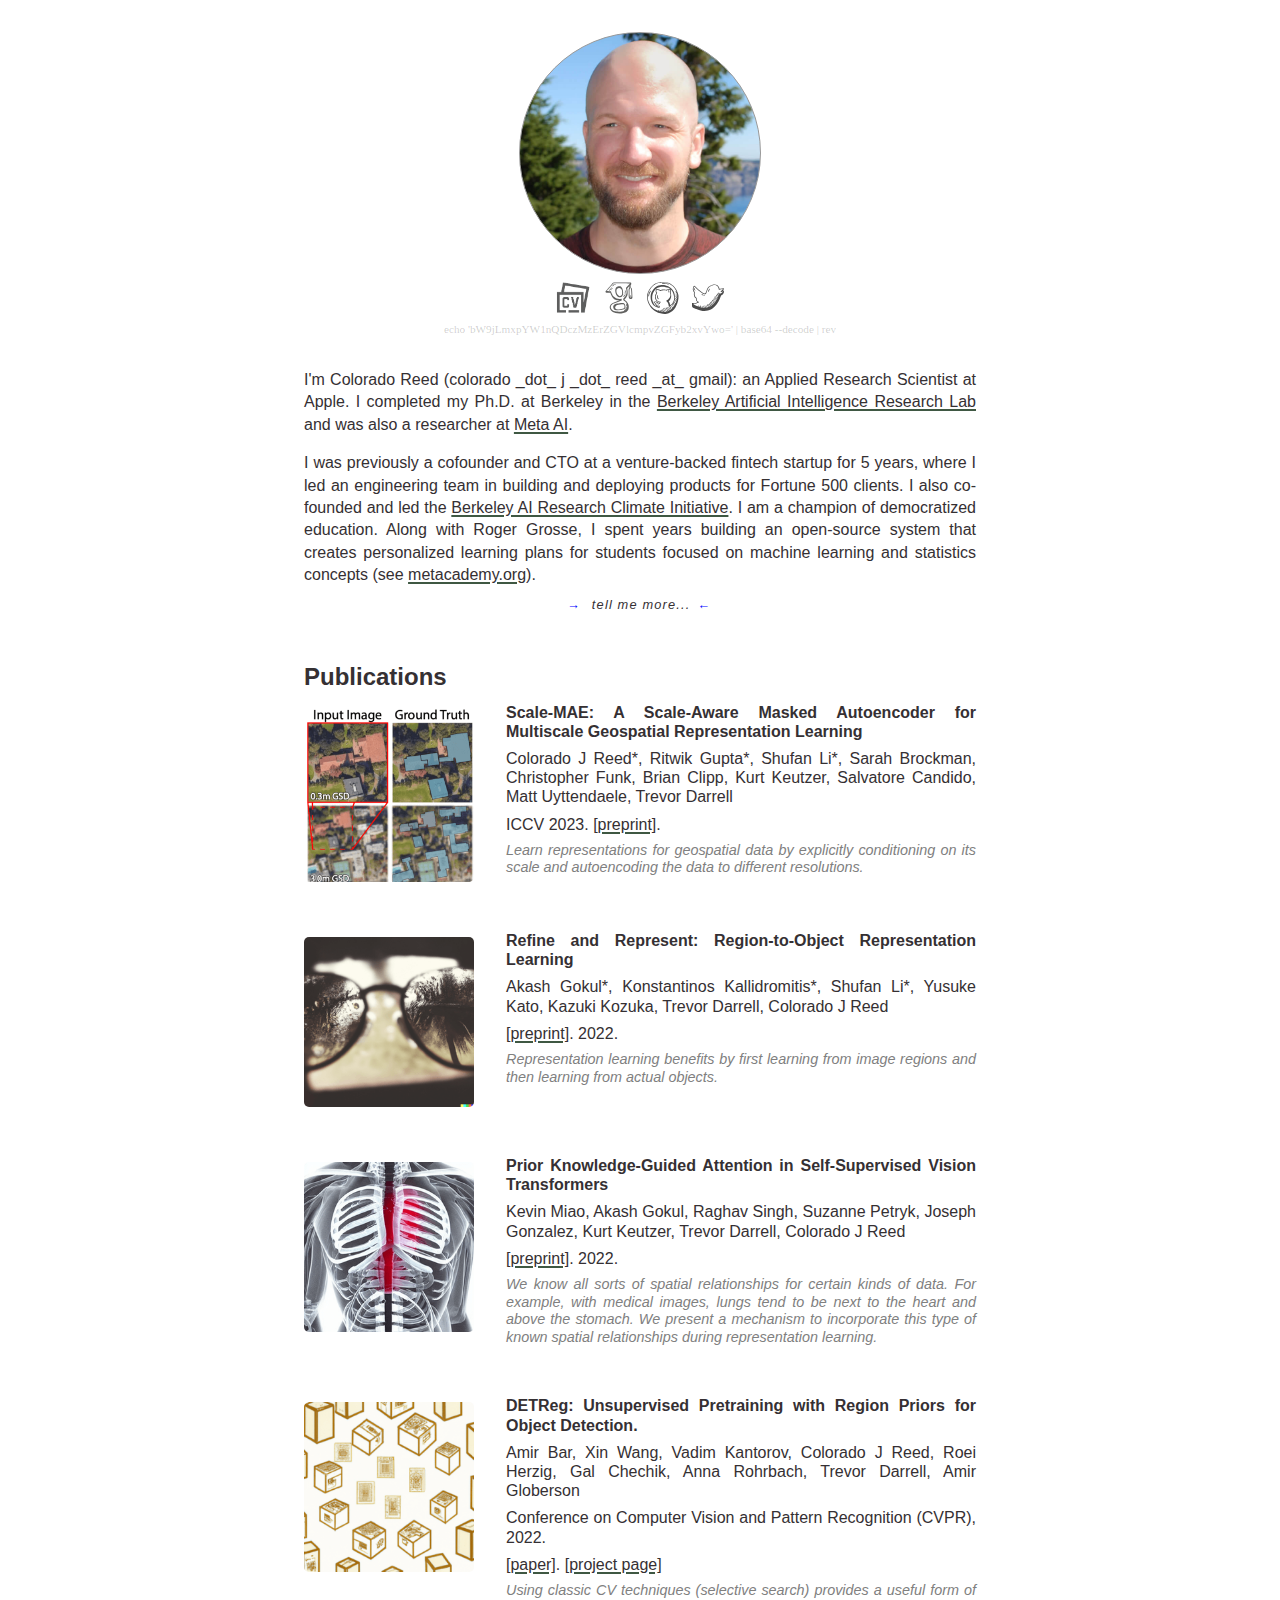
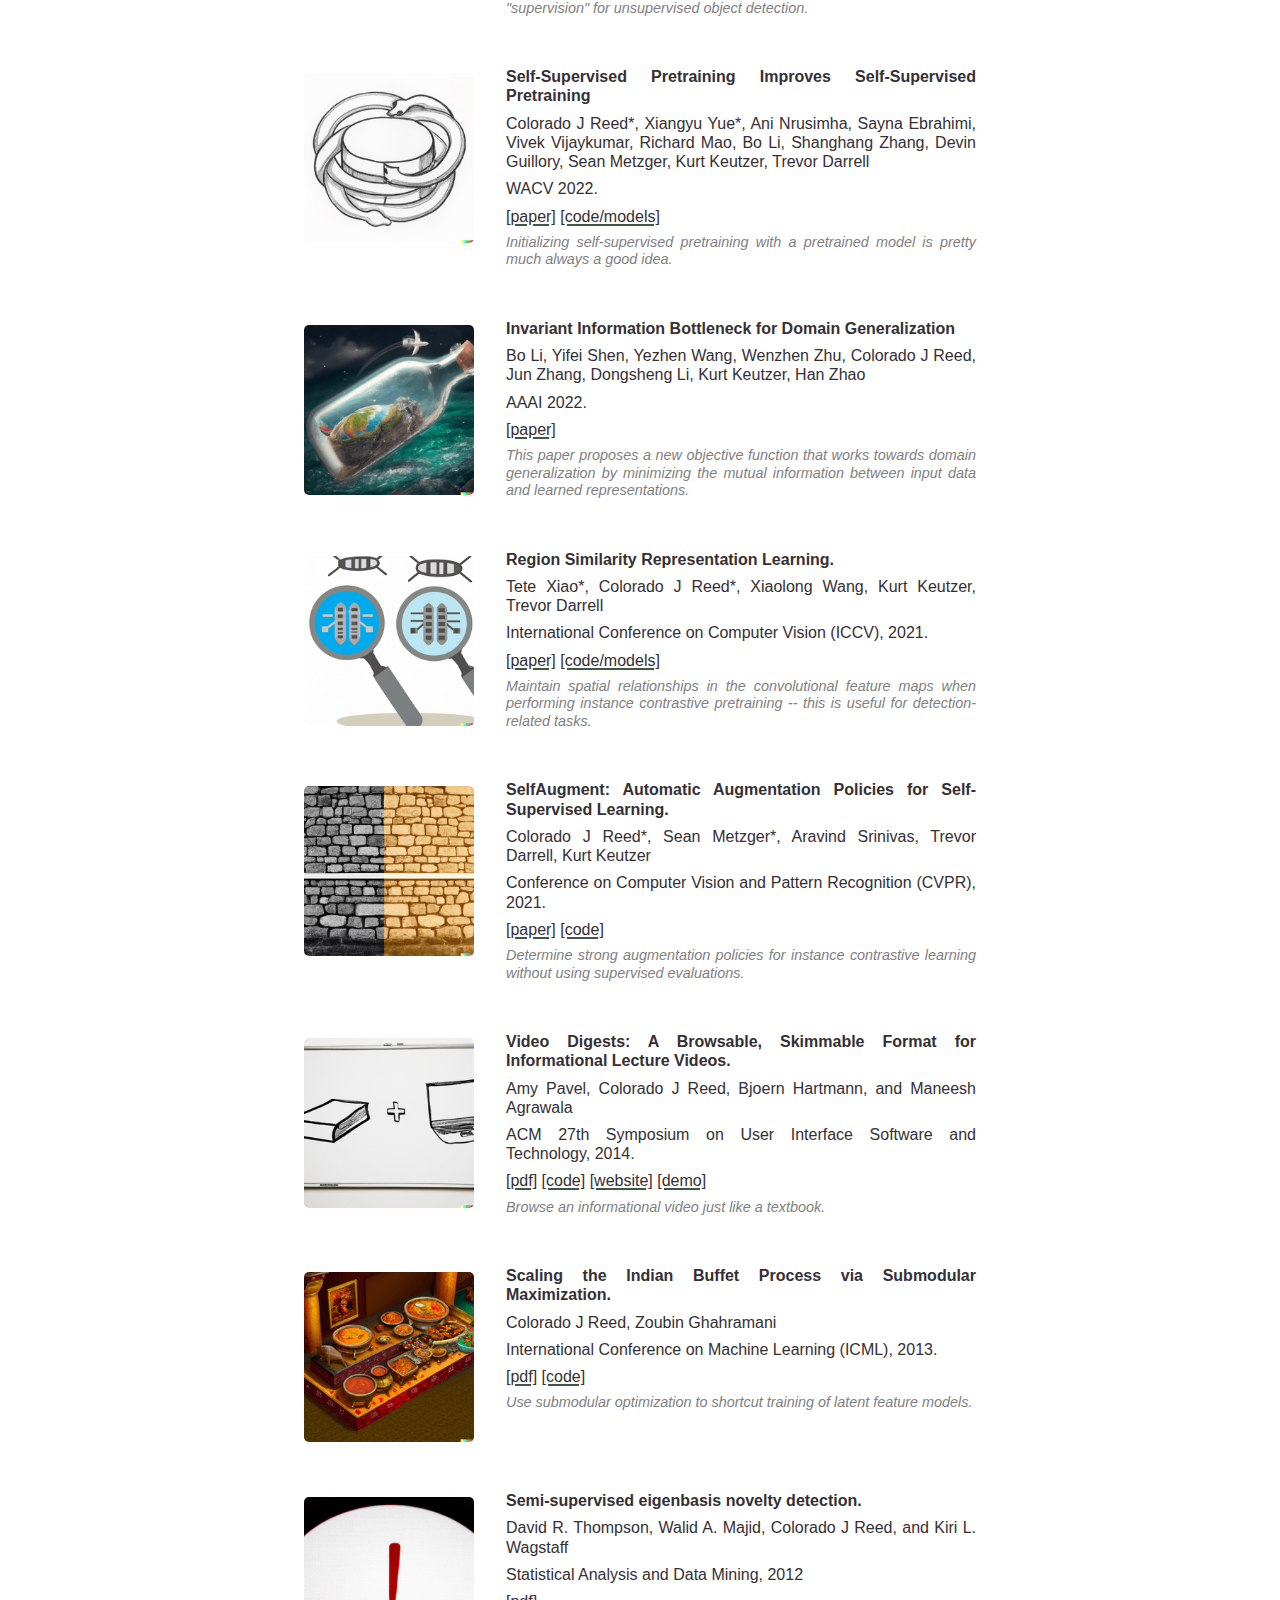
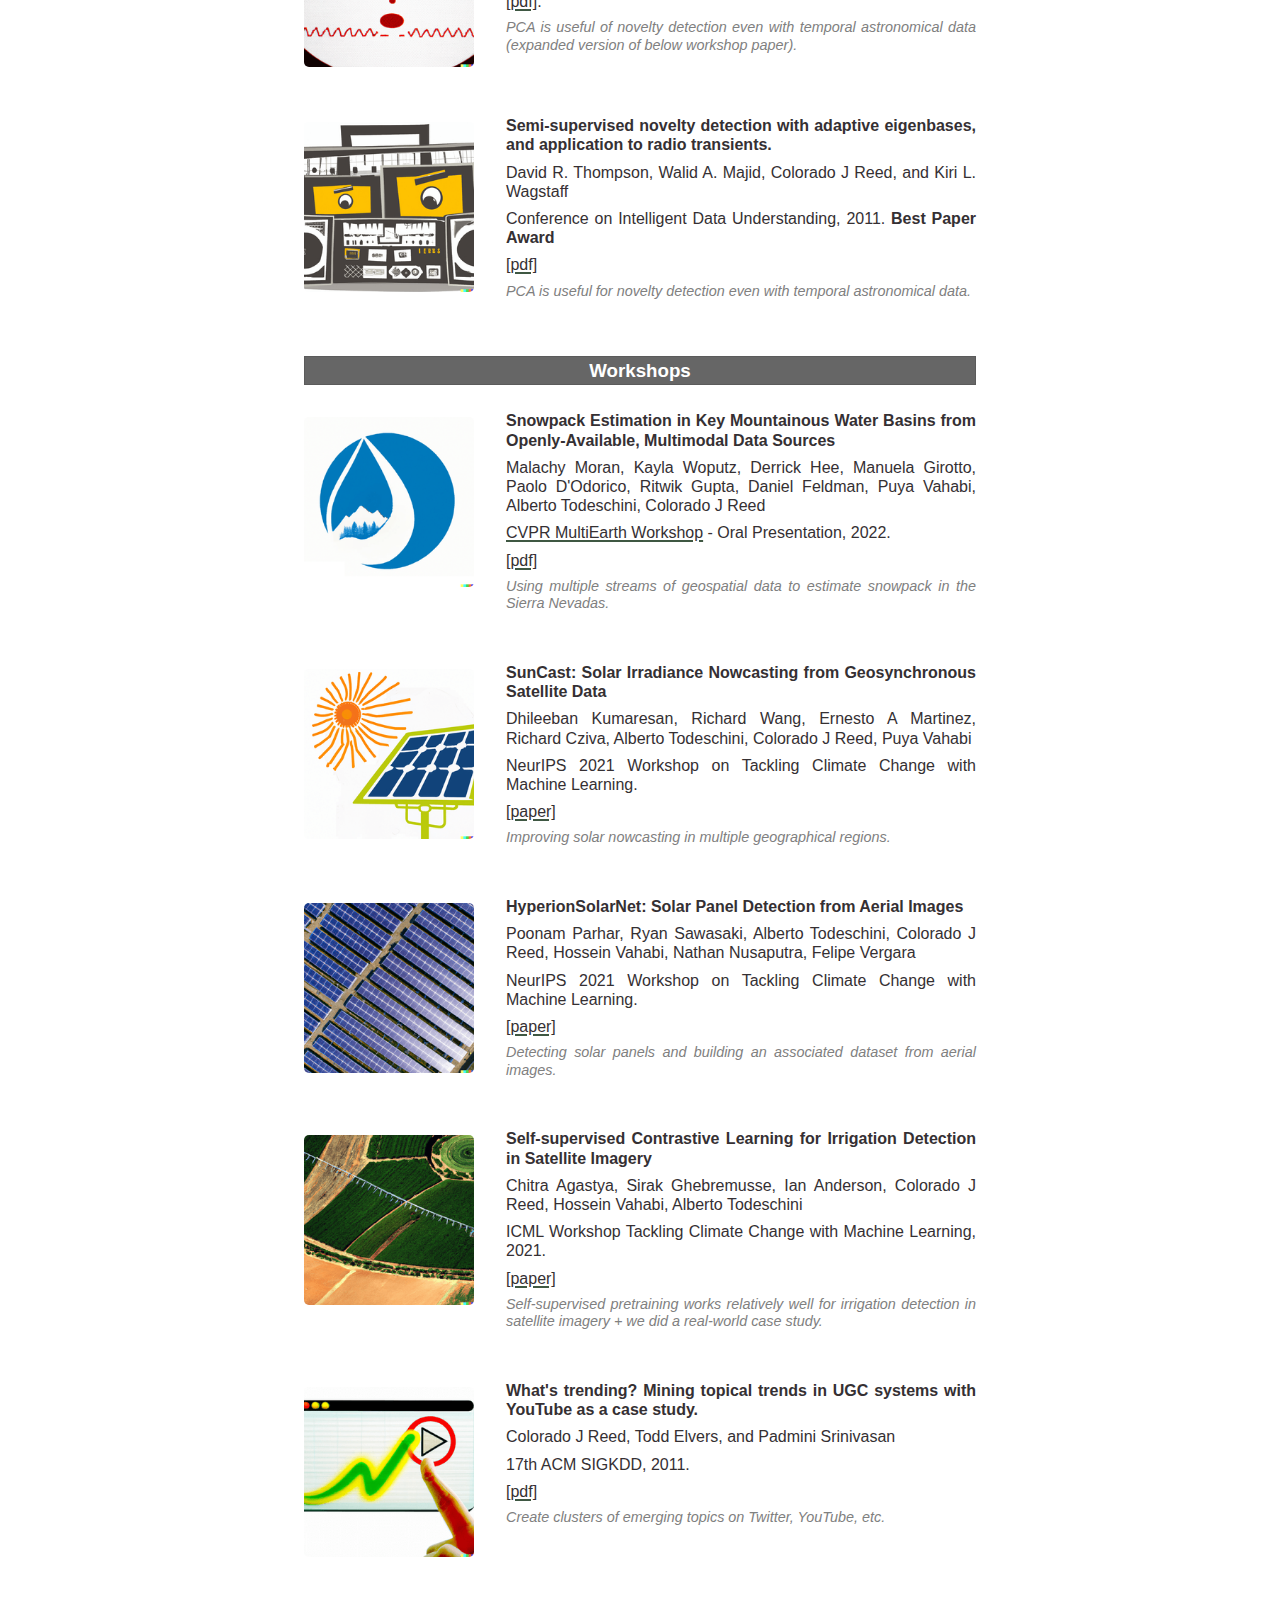
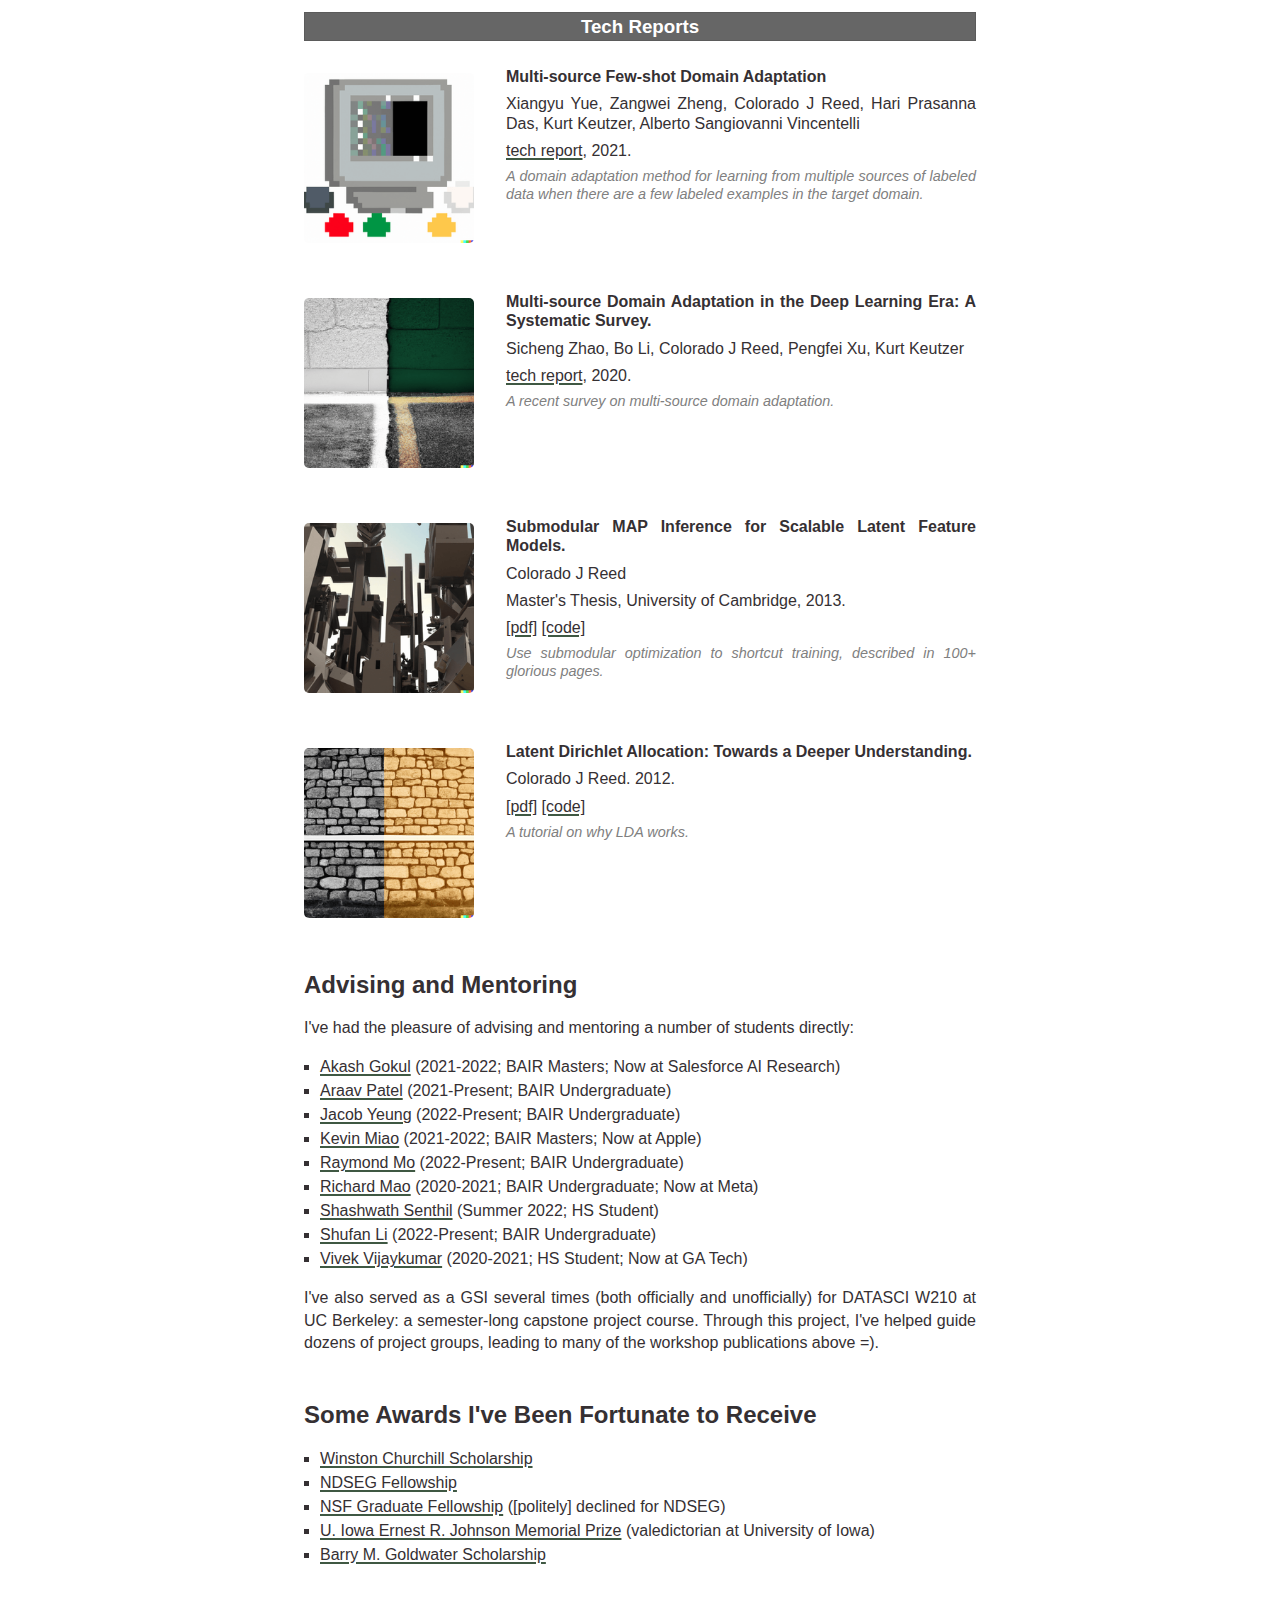
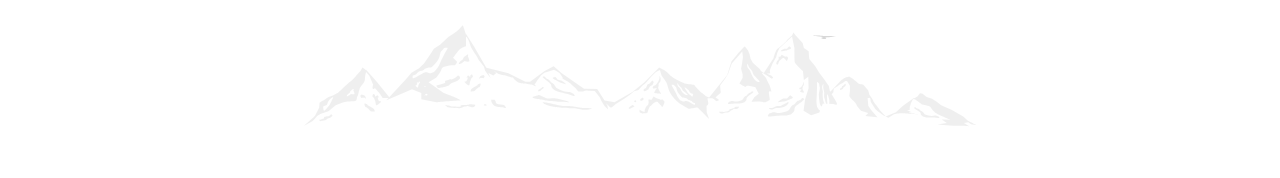
<file: index.html>
<!DOCTYPE html>
<html lang="en">

<head>
    <meta name="viewport" content="width=device-width">
    <meta name="author" content="Colorado Reed" />
    <meta property="og:url" content="https://people.eecs.berkeley.edu/~cjrd" />
    <link rel="shortcut icon" href="static/img/favicon.png">
    <title>Colorado Reed</title>
    <meta property="og:title" content="Colorado Reed" />
    <meta property="og:type" content="website" />
    <meta name="description"
        content="Colorado Reed is a machine learning research scientist whose work has spanned unsupervised computer vision, Bayesian statistics, and human-computer interaction.">
    <link rel="stylesheet" href="css/base.css?49506e9ac713a71b109ccdbc21162">
    <link rel="stylesheet" href="css/index.css?4c2b9047075b62d40741ec163e8a1">
</head>

<body class="site">
    <div class="site-content">
        <div class="intro column profile">
            <div class="profile-img"></div>
            <div class="social-links">
                <a href="static/pdfs/cjr-cv.pdf" target="_blank" class="cv-link">
                    <img style="height: 2rem; opacity: 0.9;" src="static/img/cv_small.png" alt="cv image" />
                </a>
                <a href="https://scholar.google.com/citations?user=o6LlkNMAAAAJ&view_op=list_works&sortby=pubdate">
                    <?xml version="1.0" ?><svg height="64" viewBox="0 0 64 64" width="64"
                        xmlns="http://www.w3.org/2000/svg">
                        <path
                            d="m41 27.92c-.22 0-.79.66-.7.79a20.43 20.43 0 0 0 2 1.79 3.62 3.62 0 0 0 .74-.83c.11-.3-1.82-1.75-2.04-1.75zm.74-2.76c-.21 0-.78.66-.7.79.27.39 2.85 2.54 2.85 2.54a3.86 3.86 0 0 0 .74-.83c.13-.31-2.63-2.5-2.89-2.5zm1.8-2.32c-.22 0-.79.66-.7.79a20.77 20.77 0 0 0 2 1.8 3.74 3.74 0 0 0 .74-.84c.1-.3-1.82-1.75-2.04-1.75zm.22-3c-.22 0-.79.66-.7.79.26.39 2.45 2.32 2.45 2.32a3.62 3.62 0 0 0 .74-.83c.13-.33-2.25-2.3-2.49-2.3zm-.31-1.84a20.43 20.43 0 0 0 2 1.79 3.84 3.84 0 0 0 .75-.83c.13-.31-1.8-1.75-2-1.75s-.84.69-.75.79zm-31.38-3.08c-.18 0-.7.79-.7.79 0 .3 1.88 1.62 1.88 1.62s.74-.7.87-.88-1.88-1.53-2.05-1.53zm2.67-1.71s-1.07.45-.92.7a17 17 0 0 0 2.75 2.45c.22.05.66-.74.75-.87a25.2 25.2 0 0 0 -2.58-2.28zm2-2.32c-.26 0-1.17.91-1 1a22.63 22.63 0 0 0 3 2c.35.05.53-.39.57-.7a9.1 9.1 0 0 0 -2.52-2.3zm8.54-6.13c0-.3-3.37-.3-3.68-.26a24.92 24.92 0 0 0 -3.24 3.72 2.21 2.21 0 0 0 1.4.22c.24-.09 2.07-2.44 2.24-2.67s2.41.13 2.67 0a1.56 1.56 0 0 0 .66-1.01zm2.84 38.31c-5.51 1.53-8 3.85-7.74 6.83s1.31 6.21 6.78 6.69a36.76 36.76 0 0 0 14.84-2.1c3.28-1.27 3-3.15 2.8-5.69s-1.27-6.48-4.11-6.87-9.96.43-12.52 1.14zm12.57 1.44c1.75.18 2.54 3.37 2.32 5.34s-.79 2.8-3.85 3.5-9.59 2-12.35 1.14a3.62 3.62 0 0 1 -1.79-5.56 7.19 7.19 0 0 1 3.5-3c2.73-1.18 10.48-1.59 12.22-1.42zm-11.16-35.63c-7.79 2.12-5.08 14.62-1.75 18.38s8.49 4.08 11 .62 1.62-11.17-.61-16-6.61-3.55-8.64-3zm7.47 17.82c-1.75 2.1-4.73 2.49-7.53-1s-5.06-12.4 2.08-13.84c3-.61 5.69 1.7 6.3 4.72s.92 8.01-.85 10.12zm20.9-12.48a4.91 4.91 0 0 0 -2-3.15l-.54-5.17a2.57 2.57 0 0 0 1-1.14 9.52 9.52 0 0 0 .05-2.76c-.09-.78-1.4-.78-5.25-.87s-28.63-.13-29.77-.13-2.63 1.84-4.73 4.29-9.66 10.86-11.12 12.96.53 3.41 2.72 3.32h6.48a16 16 0 0 0 1 2.86c1 2.4 3.21 7.42 6.71 9.93s11.44 2.16 11.44 2.16-9.87 3.38-15.06 5.77a8.93 8.93 0 0 0 -4.55 11.85c1.81 3.8 7.53 9.87 22.35 8.76s15.41-9.34 14.65-16-8.11-11.43-8.11-11.43v-.97a16.19 16.19 0 0 0 5.43-7.41c1.75-4.9-.18-14.24-.18-14.24l4-4.38.06 4.26a3.67 3.67 0 0 0 -1 .88c-.26.43-.35 1.13-.08 6.48s-.88 12 1.75 13.57 5.51-.53 5.69-2.11-.68-15.32-.94-17.33zm-12-2.13c0 .41 2.1 6.19 1.05 11a16.22 16.22 0 0 1 -5 9c-1.69 1.52-1.69 1.87-1.69 2a11.63 11.63 0 0 0 1 3c.29.11 5.8 2.53 6.94 7.75a15.07 15.07 0 0 0 -1.61-1.16c-.26-.08-.7 1-.7 1l2.58 2.08c0 .32 0 .64.05.95a19.74 19.74 0 0 0 -2.19-1.63c-.27-.09-.7 1-.7 1l2.84 2.29a10.67 10.67 0 0 1 -.23 1.43 10.81 10.81 0 0 0 -1.78-1.45c-.26-.08-.7 1-.7 1l2.06 1.81a9.38 9.38 0 0 1 -.53 1.05 11 11 0 0 0 -1.53-1.2c-.26-.08-.7 1-.7 1l1.47 1.29a8.27 8.27 0 0 1 -.53.7 20.32 20.32 0 0 0 -1.67-1.22c-.22-.13-.87.57-.87.7a13.51 13.51 0 0 0 1.42 1.52 11.09 11.09 0 0 1 -1 .72 2.7 2.7 0 0 0 -1.14-1.18 1.76 1.76 0 0 0 -.88.48c-.09.15.54.85.93 1.27-3.84 1.79-9.82 2.4-15.11 1.84-5.82-.62-9.76-2.06-11.47-6.22s.26-7.53 4.95-9.76 16.38-5.91 16.47-6.15a15.09 15.09 0 0 0 -.7-3.29c-.13 0-6.52.92-12.26-2.36a16 16 0 0 1 -7.92-9.85c-.7-2.28-.88-3-1.05-3.06s-7.78-.34-7.85-.54 13-15.06 13.31-15.18 32.8.12 32.74.47-8 8.49-8 8.9zm11.1 16.18c-.3 3.37-2.41 3.59-3.28 1.66s-.72-14.93-.72-14.93a6 6 0 0 0 1.09-1.48c0-.22-.48-6.31-.44-6.48a3.18 3.18 0 0 1 .53-.66l.57 6.22s1.27.52 1.31.83 1.27 11.47.94 14.84zm-2.54-.66c.31.31 1.49 1.23 1.8 1.19s.13-.4.26-.79-1.4-1.4-1.62-1.4-.42 1-.42 1zm.09.79c-.22 0-.44.88-.44.88.31.3 1.49 1.22 1.8 1.18s.13-.26.26-.66-1.38-1.4-1.6-1.4z"
                            fill="#1d1d1b" />
                    </svg>
                </a>
                <a href="https://github.com/cjrd">
                    <?xml version="1.0" ?><svg enable-background="new 0 0 64 64" viewBox="0 0 64 64"
                        xmlns="http://www.w3.org/2000/svg">
                        <path
                            d="M62.827 26.474c-.62-4.577-2.548-8.12-5.003-12.605-2.456-4.486-6.91-7.683-10.053-9.914C44.628 1.726 40.267.69 36.067.276s-9.404-.442-12.9.483c-4.865 1.287-7.986 2.62-11.29 5.634s-5.762 6.072-7.85 9.5C1.935 19.32.35 24.564.1 27.118c-.252 2.553-.046 6.05.85 10.03.894 3.978 2.914 7.68 5.806 12.144 2.892 4.462 6.954 7.29 11.66 10.144 4.704 2.852 14.573 5.014 18.315 4.485 3.742-.528 8.883-1.816 14.162-6.002 5.28-4.186 8.217-11.11 9.823-15.434 1.607-4.325 2.732-11.433 2.112-16.01zM55.39 46.117c-.16 0-2.18-3.703-2.294-3.98-.088-.21.826-1.908.918-1.93.092-.024 2.226 3.886 2.203 3.978-.023.092-.666 1.932-.826 1.932zM47.634 21.62c-.092-.252-.138-.482-.115-.574.023-.092.643-1.656.46-3.013-.185-1.357-.78-3.52-.735-3.588.046-.07 2.456 1.863 3.833 4.968s2.548 5.474 2.984 9.683.23 7.314-1.262 10.144-2.57 4.44-3.397 5.29c-.825.85-2.547 1.656-2.753 1.656s-.94-3.726-1.515-4.9c-.574-1.172-1.607-2.713-1.584-2.966 0 0 1.72-1.54 2.318-2.46.597-.92 2.548-4.164 2.456-7.752-.092-3.59-.597-6.234-.69-6.487zm9.456 21.323c-.185.16-2.656-4.102-2.526-4.232.207-.206.895-2.414 1.033-2.506s2.41 4.048 2.41 4.324c0 .276-.734 2.254-.918 2.415zm3.12-11.317c-.297-.253-2.202-4.53-2.455-4.623-.252-.092-.826.897-.69 1.265s2.663 4.53 2.732 4.922c.07.39-.184 2.392-.252 2.093-.07-.3-1.974-4.002-2.203-4.002-.23 0-.85.806-.826.944.023.138 2.502 4.738 2.502 5.037 0 .3-.344 2.186-.55 1.84-.208-.344-2.618-4.346-2.663-4.46-.046-.116.046-5.613-.23-8.074-.274-2.46-1.192-7.337-4.612-11.317-3.42-3.98-7.046-6.717-12.28-7.96s-8.4-1.172-12.324-.988c-3.926.184-9.595 2.438-13.474 8.05-3.88 5.612-4.453 7.176-5.325 11.225-.87 4.048.093 10.052.804 12.65.712 2.6 2.57 6.372 4.682 8.327 2.112 1.955 4.75 3.174 6.817 3.933s5.187 1.22 5.44 1.127c.252-.092.138-3.266 0-3.634-.138-.368-.252-.552-1.102-.506-.848.046-2.386.023-3.396-.437-1.01-.46-1.836-1.38-2.41-2.415-.574-1.035-1.4-2.3-1.836-2.783-.436-.484-1.354-1.312-1.24-1.473.116-.16 1.837-.322 3.03.046 1.195.368 3.214 1.725 4.086 2.277.872.552 1.997 1.357 2.387 1.357.39 0 1.195-1.84 1.54-2.277.343-.437 1.147-1.91.802-2.23-.344-.323-2.456-.415-3.512-.69-1.056-.277-2.96-1.312-4.315-3.083-1.354-1.77-1.974-4.416-1.95-6.28.022-1.862 1.835-5.45 2.202-6.163.367-.713.85-1.38.62-1.633-.23-.252-1.216-1.632-1.446-2.598-.228-.966.598-3.335.758-3.427.16-.092 1.262.207 2.09.322.825.115 2.66.62 3.35 1.08.69.46.94.69 1.33.69.39 0 3.42-.69 4.454-.92 1.033-.23 4.085-.597 5.233-.367 1.148.23 2.87 1.265 3.167 1.08.298-.183.987-1.494 2.456-1.862 1.47-.368 3.97-.53 4.27-.276.297.253.733 2.898.504 4.255-.23 1.357-.62 2.14-.39 2.507.23.368 1.33 2.852.757 5.06-.575 2.208-1.4 5.36-4.132 7.452-2.73 2.093-3.626 2.438-3.948 2.645-.32.208 0 .852.298 1.105s2.318 1.61 3.305 4.646c.987 3.037 1.148 4.83 1.148 5.452s.713.874 1.263.76c.55-.116 1.193-.507 2.09-1.197.894-.69 3.442-2.507 3.625-2.415.184.092 1.767 3.473 2.157 3.588.39.115.666-.16.71-.39.047-.23-1.238-2.692-1.583-3.36-.344-.666-.597-1.057-.505-1.264.092-.207.872-1.15 1.033-.99.16.162 1.86 2.853 2.157 3.313.298.46.528.552.207 1.104-.32.553-1.446 2.025-1.997 2.508-.55.483-.757 1.08-1.08.828-.32-.253-1.927-3.15-2.18-3.197-.25-.047-.94.574-.87.78s2.18 3.336 2.18 3.474-1.057 1.495-2.158 2.346-1.814 1.38-2.02 1.08c-.208-.298-2.365-5.312-2.71-5.38-.343-.07-1.055.183-.94.597.115.414 2.754 5.06 2.73 5.29s-.87.782-1.124.552c-.252-.23-3.03-5.958-3.374-6.004s-.94.115-.94.667 3.58 5.635 3.42 5.91c-.162.277-.827.898-1.08.645-.252-.253-3.535-6.808-3.764-6.854-.23-.046-1.056.184-1.056.345 0 .16 3.718 7.06 3.695 7.22-.023.162-1.446.852-1.767.69-.32-.16-3.58-7.45-3.833-7.612-.252-.16-1.262.53-1.193.62.07.093 4.017 6.947 3.81 7.292-.207.345-1.125.46-1.285.3-.162-.162-3.857-7.223-4.11-7.292s-1.032.322-.963.62c.07.3 3.925 6.74 3.81 6.786-.115.046-1.102.092-1.262-.023-.16-.114-3.49-5.335-3.902-5.45s-.895.506-.895.644 3.19 4.738 3.03 4.784c-.16.046-1.216-.046-1.446-.184-.23-.138-2.433-4.048-2.73-4.14-.3-.092-1.01.437-.92.667.093.23 2.25 3.175 1.975 3.175s-1.01.023-1.33-.16c-.322-.185-1.837-3.267-2.113-3.36-.275-.09-.826.323-.85.438-.022.115 1.172 2.277.92 2.3-.253.023-1.08-.023-1.286-.184-.207-.162-1.607-2.508-1.813-2.577-.207-.07-.872.3-.803.506s.734 1.218.505 1.24c-.23.024-4.958-1.287-7.505-3.035-2.548-1.748-7.3-7.13-8.768-8.763-1.47-1.633-3.512-6.51-4.223-9.155-.71-2.645-.894-6.578-.87-8.67.022-2.094 1.652-7.59 2.57-9.455.918-1.863 4.453-6.923 6.84-9.338s6.243-5.267 10.305-6.486 7.482-1.472 9.364-1.45c4.475.056 9.57.714 12.69 1.772 3.122 1.058 8.952 5.658 10.398 7.314 1.446 1.656 3.19 4.623 4.223 6.785 1.034 2.16 1.79 4.024 1.585 3.863s-1.492-2.415-1.744-2.392c-.25.024-.802.415-.71.714.092.3 2.433 3.933 2.662 4.393.23.46.46.99.482 1.08.023.093.32 3.244.23 3.083-.092-.16-2.318-4.21-2.617-4.324-.298-.115-.528.345-.46.46.07.115 3.1 5.29 3.1 5.543-.003.253.112 2.37-.186 2.116zm-41.634-9.844c.482.46-.62 1.196-1.4 2.92-.78 1.726-1.492 5.13-1.08 7.177.414 2.046 1.355 4.46 3.558 6.37 2.203 1.91 5.187 2.024 5.508 2.185.32.16-.55 1.31-.734 1.54-.184.23-.16.185-.597-.045-.435-.23-2.937-2.37-5.553-2.92-2.617-.553-4.223.23-4.797.735-.574.506.07 1.426.803 1.978.734.552 1.584 1.587 2.662 3.565 1.08 1.978 1.744 2.415 3.49 3.013 1.743.6 3.12.622 3.396.645.276.023.208.828.024 1.127-.184.3-.895-.46-1.95-.76-1.057-.298-3.03-.482-4.132-1.172s-4.66-4.853-5.325-6.67c-.666-1.817-2.066-5.91-2.09-7.958-.022-2.047-.183-5.543.62-8.165.804-2.622 2.572-6.97 5.257-9.96 2.685-2.99 6.564-5.29 12.302-5.91 5.738-.622 10.787 1.103 13.932 2.184 3.144 1.082 3.88 1.75 3.88 1.956 0 0-.942.184-3.42.345-2.48.162-4.086 1.473-4.178 1.634-.092.16-2.617-.414-5.256-.62-2.64-.208-6.29.965-6.426.965s-.505-.024-1.492-.415c-.987-.39-5.692-1.426-6.243-1.38-.55.046-1.767 1.54-2.02 3.772-.252 2.232.78 3.405 1.263 3.865zM37.26 2.277c-4.11-.575-6.732-.306-6.91-.138-.412.39-.274 1.15.23 1.24.505.093 2.96-.298 6.197.024 3.236.322 5.623 1.54 6.128 1.564.505.023.803-.805.528-1.104-.276-.3-2.066-1.012-6.174-1.587zM6.824 17.664c-3.26 3.38-3.856 7.82-4.13 9.34s.71 2.16 1.17 1.954c.46-.207-.023-1.495 1.033-4.876s2.41-4.6 2.846-5.45c.435-.853-.687-1.208-.92-.968zm15.01 13.088c-.367-.966-.092-2.23.138-3.312.23-1.08-.804-1.035-1.056-.782-.666.667-.918 2.783-.666 4.094.253 1.31 1.424 3.243 2.044 3.542.62.3 1.216-.092 1.08-.736-.14-.644-1.172-1.84-1.54-2.806zm-3.74 10.604c-1.01.667-.024 1.334.39 1.334s.825-.16.642-.805c-.184-.644-.793-.688-1.033-.53zm2.088 1.817c-.734.414-.07 1.357.413 1.38s.872-.345.895-.828c.024-.483-.987-.733-1.307-.552zm2.87 1.288c-1.034.23-.69 1.243-.185 1.312s.94-.115 1.08-.644c.136-.53-.246-.812-.896-.667zm18.43-26.473c.23.023.917.138 1.238.138.322 0 .3 1.886.46 2.46.16.576 1.01.6 1.33.277.322-.322-.114-3.404-.343-3.703-.23-.3-2.446.12-2.73.183-.208.045-.185.62.045.644zm6.104 36.433c.23.046.826-.23.872-.575.045-.345-1.722-4.53-1.883-4.623-.16-.092-1.216.262-1.216.46 0 .39 1.998 4.692 2.227 4.738z" />
                    </svg>
                </a>
                <a href="https://twitter.com/colorado_reed">
                    <?xml version="1.0" ?><svg enable-background="new 0 0 64 64" viewBox="0 0 64 64"
                        xmlns="http://www.w3.org/2000/svg">
                        <path
                            d="M62.468 16.868s.86-1.473.957-2.328c.096-.855.096-1.853-.335-2.233s-2.153.238-3.54.665c-1.387.428-4.162.855-4.162.855s-1.722-5.083-4.497-7.08c-2.774-1.994-6.458-2.042-9.567-1.33-3.11.714-6.937 2.71-8.707 4.8-1.77 2.09-3.3 6.27-3.827 7.933-.527 1.663-1.58 4.56-2.776 4.798-1.196.238-3.445-.618-5.358-1.805-1.914-1.188-6.89-5.226-9.377-7.506S5.25 7.414 4.1 7.652c-1.147.238-2.487 4.37-2.487 7.316 0 2.946 2.63 5.796 2.63 5.796-1.052 3.848-.43 6.556.575 8.55s3.205 3.327 3.205 3.327c-.287 1.33-.144 2.947.335 4.372.478 1.425 2.966 3.23 2.966 3.23s-1.483 1.19-3.827 1.854c-2.344.665-6.793-.048-7.272.048-.478.095-.048 6.033-.048 6.89 0 .854.622 1.52 1.387 2.09.765.57 6.937 3.657 15.596 5.89 8.66 2.233 15.453.285 20.62-1.948 5.167-2.233 10.717-9.074 14.305-14.585 3.588-5.51 5.98-13.444 5.98-13.444s1.34-.713 3.253-2.138c1.914-1.425 2.63-3.848 2.68-5.32.05-1.475-1.53-2.71-1.53-2.71zm-4.306 3.183c.574 0 3.014-1.377 3.3-1.14.288.24-.717 2.09-2.487 3.137-1.77 1.045-3.11 1.568-3.445 1.473-.335-.095-1.555-2.47-1.77-2.435-.215.036-.79.5-.646.82.144.32 1.543 2.173 1.4 2.46-.145.284-.216.427-.432.248-.215-.178-1.543-2.993-1.902-3.064-.36-.072-.86.712-.646 1.068.215.356 1.973 2.637 1.938 2.993-.036.357-.43 1.996-.574 1.747-.144-.25-2.332-4.276-2.548-4.24-.215.036-.718.962-.61 1.247.108.285 2.655 3.99 2.655 4.31 0 .322-.753 1.925-1.005 1.64-.25-.285-2.476-5.024-2.69-5.024-.216 0-.826.784-.79.998.036.214 2.87 4.953 2.942 5.31.072.355-.61 2.386-.86 2.244-.252-.143-2.55-5.88-2.836-5.915-.287-.036-.718.82-.61 1.176.108.356 2.8 5.452 2.835 5.88.037.427-.43 1.175-.573 1.068-.144-.106-3.05-7.268-3.3-7.232-.252.036-.683.748-.432 1.568.25.82 3.193 6.164 3.23 6.592.035.428-.72 1.425-.826 1.247-.11-.178-3.194-6.984-3.48-6.912-.288.07-.683 1.14-.432 1.568.25.43 3.41 5.95 3.41 6.13s-.826 1.46-1.042 1.354c-.215-.107-2.87-6.414-3.158-6.378-.287.036-.825.677-.502 1.39.323.713 3.122 5.452 3.014 5.772-.108.32-.86 1.39-1.005 1.14s-2.978-6.7-3.3-6.7-1.113.714-.826 1.284c.286.57 3.48 6.2 3.336 6.342-.144.143-1.256 1.603-1.435 1.497-.178-.106-3.228-6.626-3.55-6.52-.324.108-.79.607-.54 1.07.252.463 3.41 5.986 3.338 6.164-.072.178-.86.89-1.076.64-.215-.248-3.158-6.092-3.48-6.092-.324 0-1.006.926-.79 1.283.215.356 3.66 5.665 3.516 5.915-.144.25-1.22 1.176-1.363.998-.144-.178-2.8-5.558-3.337-5.523-.538.036-.933.855-.682 1.14.25.285 2.942 4.81 2.942 4.81s-1.292.784-1.507.534c-.214-.25-2.403-5.203-2.618-5.203-.215 0-1.148.57-.754 1.14.395.57 2.583 4.347 2.368 4.525-.215.178-.897.5-1.112.25-.215-.25-2.44-5.203-2.655-5.203s-1.077.355-.862.712c.215.356 2.512 4.988 2.404 5.06-.108.07-1.543.5-1.722.32-.18-.177-2.117-4.31-2.44-4.31-.323 0-.646.5-.574.748.072.25 2.117 3.813 2.01 3.884-.11.07-1.508.285-1.652.178-.144-.107-1.973-4.383-2.26-4.454-.288-.07-.934.5-.79.89.144.393 1.794 3.564 1.615 3.635-.18.07-1.4.143-1.58-.107-.18-.25-1.65-3.706-1.973-3.777-.323-.072-.897.106-.682.64.215.534 1.902 3.563 1.65 3.563s-1.614 0-1.757-.107c-.144-.107-1.615-3.634-1.866-3.706-.25-.07-1.076-.143-.933.32.143.464 1.72 3.172 1.434 3.172s-1.758-.285-2.01-.534c-.25-.25-1.578-3.492-1.865-3.527-.288-.035-.898.286-.826.714.072.428 1.364 2.744 1.04 2.672-.322-.07-1.793-.32-1.83-.5-.035-.177-1.47-3.17-1.72-3.313s-1.113.036-.898.428c.215.393 1.148 2.388 1.005 2.388s-3.515-.998-6.314-2.423-5.31-3.634-4.988-3.706 3.947.213 6.423-.714c2.477-.926 4.953-1.888 5.096-2.174.144-.285-.287-.926-.395-.962-.107-.036-3.12-.962-3.767-3.136-.646-2.173-.144-4.525-.538-4.81-.395-.285-2.404-1.14-3.41-4.24s.11-7.304-.107-7.59c-.215-.284-.562-.866-.91-.77-.36.098-1.53-2.33-1.578-4.61-.048-2.28.957-5.32 1.196-5.32.24 0 6.65 6.176 10.047 9.027s7.368 5.797 9.712 6.177c2.344.38 3.3.475 4.4-1.758 1.1-2.234 2.297-7.697 3.972-10.215 1.674-2.518 5.12-5.368 9.568-6.08s7.798.522 9.568 2.992c1.77 2.47 1.866 5.7 2.296 5.986.43.285 2.343.19 4.64-.618 2.296-.808 3.11-.998 3.253-.998.144 0-.526 1.473-2.01 2.708-1.482 1.235-2.535 2.09-2.535 2.66s.29.996.864.996zM6.11 15.883c-.682-.534-.395-1.817-.215-2.744.18-.926-1.292-.713-1.543.32-.25 1.034.036 2.46.86 3.172.826.713 1.6.67 1.83.5.288-.214-.25-.713-.932-1.248zm20.13 10.155c-.538-.07-1.866.64-3.265-.07-1.4-.714-2.763-2.388-3.373-2.174-.428.15-.86.713.18 1.675 1.04.962 2.977 1.782 4.556 1.782s2.44-1.14 1.902-1.213zm9.83-12.577c-.358-.107-1.865.89-2.582 2.138-.718 1.247-1.794 3.634-.97 4.098.554.31.826-.07 1.257-1.425.43-1.353 1.256-2.92 1.722-3.49.467-.572.933-1.214.574-1.32z" />
                    </svg>
                </a>
            </div>
            <div class="email-bit">
                <span>echo 'bW9jLmxpYW1nQDczMzErZGVlcmpvZGFyb2xvYwo=' | base64 --decode | rev</span>
            </div>
            <div class="profile-text">
                <p class="answer">
                  I'm Colorado Reed (colorado _dot_ j _dot_ reed _at_ gmail): an Applied Research Scientist at Apple. I completed my Ph.D. at Berkeley in the
                    <a href="https://bair.berkeley.edu/">Berkeley Artificial Intelligence Research Lab</a> and was also a
                    researcher at <a href="https://ai.facebook.com/">Meta AI</a>.
		</p>
                <p class="answer">
                    I was previously a cofounder and CTO at a venture-backed fintech startup for 5 years, where I led an engineering team in building and deploying products for Fortune 500 clients.
		    I also co-founded and led the <a href="ai-climate.berkeley.edu">Berkeley AI Research Climate Initiative</a>.
		    I am a champion of democratized education. Along with Roger Grosse, I spent years building an open-source system that creates personalized learning plans for students focused on machine learning and statistics concepts (see <a href="https://metacademy.org/browse">metacademy.org</a>).
                </p>
                <input type="checkbox" id="tog" style="display: none" />
                <label id="tell-me-more" for="tog" class="waviy">
		  <span style="color: blue">&rarr;</span>
		  &nbsp;&nbsp;
                    <span style="--i:1">t</span>
                    <span style="--i:2">e</span>
                    <span style="--i:3">l</span>
                    <span style="--i:4">l</span>
                    <span> </span>
                    <span> </span>
                    <span> </span>
                    <span> </span>
                    <span style="--i:5">m</span>
                    <span style="--i:6">e</span>
                    <span> </span>
                    <span> </span>
                    <span> </span>
                    <span> </span>
                    <span style="--i:7">m</span>
                    <span style="--i:8">o</span>
                    <span style="--i:9">r</span>
                    <span style="--i:10">e</span>
                    <span style="--i:11">.</span>
                    <span style="--i:12">.</span>
                    <span style="--i:13">.</span>
		    &nbsp;&nbsp;<span style="color: blue">&larr;</span>
                </label>

                <div class="more-bio">
                    <p class="question">
                        Your name is really "Colorado"?
                    </p>
                    <p class="answer">
                        Yup. Since birth. Sharing a name with a state is surprisingly common, see Tennessee Williams,
                        Indiana Jones, Virginia Woolf, Dakota Fanning, Georgia O'Keeffe, Tex Ritter, or York Bowen ;-).
                    </p>

                    <p class="question">
                        Why do you use "Colorado J Reed"?
                    </p>
                    <p class="answer">
                        Google doesn't think Colorado Reed is a person, so it removes that name from the autogenerated
                        bibtex entries for my publications. Adding my middle initial seems to have solved this problem.
                    </p>
                    <p class="question">
                        Is it true that Google is successful because of you?
                    </p>
                    <p class="answer">
                        True story: As a kid (around 1999/2000), I was watching a show on PBS where they mentioned the
                        number 'googol' (1e100) -- they showed some guy writing googol on a chalkboard. Later that day,
                        I went to the library to use their internet (we didn't have a computer). and I decided to check
                        out googol.com, which returned an error, so I thought I mispelled googol and tried googel,
                        googal, and google. The last one was, as you probably know, a search engine. It returned really
                        good results and was much cleaner than AltaVista and Yahoo, so I started using it regularly. I
                        also told everyone I knew about this great new search engine I stumbled across. Over the
                        following years I watched google rise to prominence, and I was convinced this was at least
                        partially my doing (word-of-mouth and all).
                    </p>
                </div>
            </div>
        </div>

        <div class="section publications">
            <h2>Publications</h2>
            <ul>
                <li>
                    <div class="pub-wrap">
                        <div class="pub-img">
                            <picture>
                                <source srcset="static/img/pubimg/mscale.png" />
                                <img src="static/img/pubimg/mscale.png" alt="multiscale mae teaser">
                            </picture>

                        </div>
                        <div class="pub">
                            <div class="title">Scale-MAE: A Scale-Aware Masked Autoencoder for Multiscale Geospatial Representation Learning</div>
                            <div>Colorado J Reed*, Ritwik Gupta*, Shufan Li*, Sarah Brockman, Christopher Funk, Brian Clipp, Kurt Keutzer, Salvatore Candido, Matt Uyttendaele, Trevor Darrell</div>
                            <div>ICCV 2023. <a href="https://arxiv.org/abs/2212.14532">[preprint]</a>.</div>
                            <div class="tldr">Learn representations for geospatial data by explicitly conditioning on its scale and autoencoding the data to different resolutions.</div>
                        </div>
                    </div>
                </li>
                <li>
                </li>
                <li>
                    <div class="pub-wrap">
                        <div class="pub-img">
                            <picture>
                                <source srcset="static/img/pubimg/r2o.png" />
                                <img src="static/img/pubimg/r2o.png" alt="r2o teaser image">
                            </picture>

                        </div>
                        <div class="pub">
                            <div class="title">Refine and Represent: Region-to-Object Representation Learning</div>
                            <div>Akash Gokul*, Konstantinos Kallidromitis*, Shufan Li*, Yusuke Kato, Kazuki Kozuka, Trevor Darrell, Colorado J Reed</div>
                            <div><a href="https://arxiv.org/abs/2208.11821">[preprint]</a>. 2022.</div>
                            <div class="tldr">Representation learning benefits by first learning from image regions and then learning from actual objects.</div>
                        </div>
                    </div>
                </li>
                <li>
                    <div class="pub-wrap">
                        <div class="pub-img">
                            <picture>
                                <source srcset="static/img/pubimg/chexray.png" />
                                <img src="static/img/pubimg/chexray.png" alt="span teaser image">
                            </picture>

                        </div>
                        <div class="pub">
                            <div class="title">Prior Knowledge-Guided Attention in Self-Supervised Vision Transformers</div>
                            <div>Kevin Miao, Akash Gokul, Raghav Singh, Suzanne Petryk, Joseph Gonzalez, Kurt Keutzer, Trevor Darrell, Colorado J Reed</div>
                            <div><a href="https://arxiv.org/abs/2209.03745">[preprint]</a>. 2022.</div>
                            <div class="tldr">We know all sorts of spatial relationships for certain kinds of data. For example, with medical images, lungs tend to be next to the heart and above the stomach. We present a mechanism to incorporate this type of known spatial relationships during representation learning.</div>
                        </div>
                    </div>
                </li>

                <li>
                    <div class="pub-wrap">
                        <div class="pub-img">
                            <picture>
                                <source srcset="static/img/pubimg/detreg-2022.png" />
                                <img src="static/img/pubimg/detreg-2022.png" alt="publication image" />
                            </picture>
                        </div>
                        <div class="pub">
                            <div class="title">DETReg: Unsupervised Pretraining with Region Priors for Object Detection.
                            </div>
                            <div>Amir Bar, Xin Wang, Vadim Kantorov, Colorado J Reed, Roei Herzig, Gal Chechik, Anna
                                Rohrbach, Trevor Darrell, Amir Globerson</div>
                            <div>Conference on Computer Vision and Pattern Recognition (CVPR), 2022.</div>
                            <div><a href="https://arxiv.org/abs/2106.04550">[paper]</a>. <a
                                    href="https://amirbar.net/detreg">[project page]</a></div>
                            <div class="tldr">Using classic CV techniques (selective search) provides a useful form of
                                "supervision" for unsupervised object detection.</div>
                        </div>
                    </div>
                </li>

                <li>
                    <div class="pub-wrap">
                        <div class="pub-img">
                            <picture>
                                <source srcset="static/img/pubimg/ssl-2022.png" />
                                <img src="static/img/pubimg/ssl-2022.png" alt="publication image">
                            </picture>

                        </div>
                        <div class="pub">
                            <div class="title">Self-Supervised Pretraining Improves Self-Supervised Pretraining</div>
                            <div>Colorado J Reed*, Xiangyu Yue*, Ani Nrusimha, Sayna Ebrahimi, Vivek Vijaykumar, Richard
                                Mao, Bo Li, Shanghang Zhang, Devin Guillory, Sean Metzger, Kurt Keutzer, Trevor Darrell
                            </div>
                            <div>WACV 2022.</div>
                            <div><a href="https://arxiv.org/abs/2103.12718">[paper]</a> <a
                                    href="https://github.com/cjrd/self-supervised-pretraining">[code/models]</a></div>
                            <div class="tldr">Initializing self-supervised pretraining with a pretrained model is pretty
                                much always a good idea.</div>
                        </div>
                    </div>
                </li>

                <li>
                    <div class="pub-wrap">
                        <div class="pub-img">
                            <picture>
                                <source srcset="static/img/pubimg/bottle-2022.png" />
                                <img src="static/img/pubimg/bottle-2022.png" alt="publication image">
                            </picture>

                        </div>
                        <div class="pub">
                            <div class="title">Invariant Information Bottleneck for Domain Generalization</div>
                            <div>Bo Li, Yifei Shen, Yezhen Wang, Wenzhen Zhu, Colorado J Reed, Jun Zhang, Dongsheng Li,
                                Kurt Keutzer, Han Zhao</div>
                            <div>AAAI 2022.</div>
                            <div><a href="https://arxiv.org/abs/2106.06333">[paper]</a></div>
                            <div class="tldr">This paper proposes a new objective function that works towards domain
                                generalization by minimizing the mutual information between input data and learned
                                representations.</div>
                        </div>
                    </div>
                </li>

                <li>
                    <div class="pub-wrap">
                        <div class="pub-img">
                            <picture>
                                <source srcset="static/img/pubimg/resim.png" />
                                <img src="static/img/pubimg/resim.png" alt="publication image">
                            </picture>

                        </div>
                        <div class="pub">
                            <div class="title">Region Similarity Representation Learning.</div>
                            <div>Tete Xiao*, Colorado J Reed*, Xiaolong Wang, Kurt Keutzer, Trevor Darrell</div>
                            <div>International Conference on Computer Vision (ICCV), 2021.</div>
                            <div><a href="https://arxiv.org/abs/2103.12902">[paper]</a> <a
                                    href="https://github.com/Tete-Xiao/ReSim">[code/models]</a></div>
                            <div class="tldr">Maintain spatial relationships in the convolutional feature maps when
                                performing instance contrastive pretraining -- this is useful for detection-related
                                tasks.</div>
                        </div>
                    </div>
                </li>
                <li>
                    <div class="pub-wrap">
                        <div class="pub-img">
                            <picture>
                                <source srcset="static/img/pubimg/selfaug.png" />
                                <img src="static/img/pubimg/selfaug.png" alt="publication image">
                            </picture>

                        </div>
                        <div class="pub">
                            <div class="title">SelfAugment: Automatic Augmentation Policies for Self-Supervised
                                Learning.</div>
                            <div>Colorado J Reed*, Sean Metzger*, Aravind Srinivas, Trevor Darrell, Kurt Keutzer</div>
                            <div>Conference on Computer Vision and Pattern Recognition (CVPR), 2021.</div>
                            <div> <a href="https://arxiv.org/abs/2009.07724">[paper]</a> <a
                                    href="https://github.com/cjrd/selfaugment">[code]</a></div>
                            <div class="tldr">Determine strong augmentation policies for instance contrastive learning
                                without using supervised evaluations.</div>
                        </div>
                    </div>
                </li>

                <li>
                    <div class="pub-wrap">
                        <div class="pub-img">
                            <picture>
                                <source srcset="static/img/pubimg/video-digest.png" />
                                <img src="static/img/pubimg/video-digest.png" alt="publication image">
                            </picture>

                        </div>
                        <div class="pub">
                            <div class="title">Video Digests: A Browsable, Skimmable Format for Informational Lecture
                                Videos.</div>
                            <div>Amy Pavel, Colorado J Reed, Bjoern Hartmann, and Maneesh Agrawala</div>
                            <div>ACM 27th Symposium on User Interface Software and Technology, 2014.</div>
                            <div>
                                <a href="http://vis.berkeley.edu/papers/videodigests/videodigests_small.pdf">[pdf]</a>
                                <a href="https://github.com/ucbvislab/vdigests">[code]</a> <a
                                    href="http://vis.berkeley.edu/papers/videodigests/">[website]</a> <a
                                    href="https://videodigests.com/">[demo]</a>
                            </div>
                            <div class="tldr">Browse an informational video just like a textbook.</div>
                        </div>
                    </div>
                </li>
                <li>
                    <div class="pub-wrap">
                        <div class="pub-img">
                            <picture>
                                <source srcset="static/img/pubimg/meibp.png" />
                                <img src="static/img/pubimg/meibp.png" alt="publication image">
                            </picture>

                        </div>
                        <div class="pub">
                            <div class="title">Scaling the Indian Buffet Process via Submodular Maximization.</div>
                            <div>Colorado J Reed, Zoubin Ghahramani</div>
                            <div>International Conference on Machine Learning (ICML), 2013.</div>
                            <div><a href="http://arxiv.org/abs/1304.3285">[pdf]</a> <a
                                    href="https://github.com/cjrd/MEIBP">[code]</a></div>
                            <div class="tldr">Use submodular optimization to shortcut training of latent feature models.
                            </div>
                        </div>
                    </div>
                </li>
                <li>
                    <div class="pub-wrap">
                        <div class="pub-img">
                            <picture>
                                <source srcset="static/img/pubimg/anomaly.png" />
                                <img src="static/img/pubimg/anomaly.png" alt="publication image">
                            </picture>

                        </div>
                        <div class="pub">
                            <div class="title">Semi-supervised eigenbasis novelty detection.</div>
                            <div>David R. Thompson, Walid A. Majid, Colorado J Reed, and Kiri L. Wagstaff</div>
                            <div>Statistical Analysis and Data Mining, 2012</div>
                            <div><a href="http://davidraythompson.com/publications/thompson-sam-2012.pdf">[pdf]</a>.
                            </div>
                            <div class="tldr">PCA is useful of novelty detection even with temporal astronomical data
                                (expanded version of below workshop paper).</div>
                        </div>
                    </div>
                </li>
                <li>
                    <div class="pub-wrap">
                        <div class="pub-img">
                            <picture>
                                <source srcset="static/img/pubimg/radio.png" />
                                <img src="static/img/pubimg/radio.png" alt="publication image">
                            </picture>

                        </div>
                        <div class="pub">
                            <div class="title">Semi-supervised novelty detection with adaptive eigenbases, and
                                application to radio transients.</div>
                            <div>David R. Thompson, Walid A. Majid, Colorado J Reed, and Kiri L. Wagstaff</div>
                            <div>Conference on Intelligent Data Understanding, 2011. <strong>Best Paper Award</strong>
                            </div>
                            <div><a href="http://ml.jpl.nasa.gov/papers/thompson/2011_CIDU_Thompson.pdf">[pdf]</a></div>
                            <div class="tldr">PCA is useful for novelty detection even with temporal astronomical data.
                            </div>
                        </div>
                    </div>
                </li>
            </ul>

            <h3>Workshops</h3>
            <ul>
                <li>
                    <div class="pub-wrap">
                        <div class="pub-img">
                            <picture>
                                <source srcset="static/img/pubimg/fos-rs.png" />
                                <img src="static/img/pubimg/fos-rs.png" alt="publication image" />
                            </picture>

                        </div>
                        <div class="pub">
                            <div class="title">Snowpack Estimation in Key Mountainous Water Basins from
                                Openly-Available, Multimodal Data Sources</div>
                            <div>Malachy Moran, Kayla Woputz, Derrick Hee, Manuela Girotto, Paolo D'Odorico, Ritwik
                                Gupta, Daniel Feldman, Puya Vahabi, Alberto Todeschini, Colorado J Reed</div>
                            <div><a href="https://sites.google.com/view/rainforest-challenge">CVPR MultiEarth
                                    Workshop</a> - Oral Presentation, 2022.</div>
                            <div><a href="https://arxiv.org/abs/2208.04246">[pdf]</a>
                            </div>
                            <div class="tldr">Using multiple streams of geospatial data to estimate snowpack in the
                                Sierra Nevadas.</div>
                        </div>
                    </div>
                </li>
                <li>
                    <div class="pub-wrap">
                        <div class="pub-img">
                            <picture>
                                <source srcset="static/img/pubimg/nowcasting-2021.png" />
                                <img src="static/img/pubimg/nowcasting-2021.png" alt="publication image">
                            </picture>

                        </div>
                        <div class="pub">
                            <div class="title">SunCast: Solar Irradiance Nowcasting from Geosynchronous Satellite Data
                            </div>
                            <div>Dhileeban Kumaresan, Richard Wang, Ernesto A Martinez, Richard Cziva, Alberto
                                Todeschini, Colorado J Reed, Puya Vahabi</div>
                            <div>NeurIPS 2021 Workshop on
                                Tackling Climate Change with Machine Learning.</div>
                            <div><a href="https://www.climatechange.ai/papers/neurips2021/20/paper.pdf">[paper]</a>
                            </div>
                            <div class="tldr">Improving solar nowcasting in multiple geographical regions.</div>
                        </div>
                    </div>
                </li>
                <li>
                    <div class="pub-wrap">
                        <div class="pub-img">
                            <picture>
                                <source srcset="static/img/pubimg/solar.png" />
                                <img src="static/img/pubimg/solar.png" alt="publication image">
                            </picture>

                        </div>
                        <div class="pub">
                            <div class="title">HyperionSolarNet: Solar Panel Detection from Aerial Images</div>
                            <div>Poonam Parhar, Ryan Sawasaki, Alberto Todeschini, Colorado J Reed, Hossein Vahabi,
                                Nathan Nusaputra, Felipe Vergara</div>
                            <div>NeurIPS 2021 Workshop on
                                Tackling Climate Change with Machine Learning.</div>
                            <div><a href="https://arxiv.org/abs/2201.02107">[paper]</a>
                            </div>
                            <div class="tldr">Detecting solar panels and building an associated dataset from aerial
                                images.</div>
                        </div>
                    </div>
                </li>
                <li>
                    <div class="pub-wrap">
                        <div class="pub-img">
                            <picture>
                                <source srcset="static/img/pubimg/irrigation.png" />
                                <img src="static/img/pubimg/irrigation.png" alt="publication image">
                            </picture>

                        </div>
                        <div class="pub">
                            <div class="title">Self-supervised Contrastive Learning for Irrigation Detection in
                                Satellite Imagery</div>
                            <div>Chitra Agastya, Sirak Ghebremusse, Ian Anderson, Colorado J Reed, Hossein Vahabi,
                                Alberto Todeschini</div>
                            <div>ICML Workshop Tackling Climate Change with Machine Learning, 2021.</div>
                            <div><a href="https://arxiv.org/abs/2108.05484">[paper]</a></div>
                            <div class="tldr">Self-supervised pretraining works relatively well for irrigation detection
                                in satellite imagery + we did a real-world case study.</div>
                        </div>
                    </div>
                </li>

                <li>
                    <div class="pub-wrap">
                        <div class="pub-img">
                            <picture>
                                <source srcset="static/img/pubimg/ugc.png" />
                                <img src="static/img/pubimg/ugc.png" alt="publication image">
                            </picture>

                        </div>
                        <div class="pub">
                            <div class="title">What's trending? Mining topical trends in UGC systems with YouTube as a
                                case study.</div>
                            <div>Colorado J Reed, Todd Elvers, and Padmini Srinivasan</div>
                            <div>17th ACM SIGKDD, 2011.</div>
                            <div><a href="static/pdfs/UGC_ETD_MDMKDD_082011.pdf">[pdf]</a></div>
                            <div class="tldr">Create clusters of emerging topics on Twitter, YouTube, etc.</div>
                        </div>
                    </div>
                </li>

            </ul>

            <h3>Tech Reports</h3>
            <ul>
                <li>
                    <div class="pub-wrap">
                        <div class="pub-img">
                            <picture>
                                <source srcset="static/img/pubimg/msda.png" />
                                <img src="static/img/pubimg/msda.png" alt="publication image" />
                            </picture>

                        </div>
                        <div class="pub">
                            <div class="title">Multi-source Few-shot Domain Adaptation</div>
                            <div>Xiangyu Yue, Zangwei Zheng, Colorado J Reed, Hari Prasanna Das, Kurt Keutzer, Alberto
                                Sangiovanni Vincentelli</div>
                            <div><a href="https://arxiv.org/abs/2109.12391">tech report</a>, 2021.
                            </div>
                            <div class="tldr">A domain adaptation method for learning from multiple sources of labeled
                                data when there are a few labeled examples in the target domain.</div>
                        </div>
                    </div>
                </li>
                <li>
                    <div class="pub-wrap">
                        <div class="pub-img">
                            <picture>
                                <source srcset="static/img/pubimg/da-survey.png" />
                                <img src="static/img/pubimg/da-survey.png" alt="publication image" />
                            </picture>

                        </div>
                        <div class="pub">
                            <div class="title">Multi-source Domain Adaptation in the Deep Learning Era: A Systematic
                                Survey.</div>
                            <div>Sicheng Zhao, Bo Li, Colorado J Reed, Pengfei Xu, Kurt Keutzer</div>
                            <div><a href="https://arxiv.org/abs/2002.12169">tech report</a>, 2020.
                            </div>
                            <div class="tldr">A recent survey on multi-source domain adaptation.</div>
                        </div>
                    </div>
                </li>
                <li>
                    <div class="pub-wrap">
                        <div class="pub-img">
                            <img src="static/img/pubimg/submod.png" alt="publication image">
                        </div>
                        <div class="pub">
                            <div class="title">Submodular MAP Inference for Scalable Latent Feature Models.</div>
                            <div>Colorado J Reed</div>
                            <div>Master's Thesis, University of Cambridge, 2013.</div>
                            <div><a href="static/pdfs/masters_thesis.pdf">[pdf]</a> <a
                                    href="https://github.com/cjrd/MEIBP">[code]</a></div>
                            <div class="tldr">Use submodular optimization to shortcut training, described in 100+
                                glorious
                                pages.</div>
                        </div>
                    </div>
                </li>
                <li>
                    <div class="pub-wrap">
                        <div class="pub-img">
                            <img src="static/img/pubimg/selfaug.png" alt="publication image">
                        </div>
                        <div class="pub">
                            <div class="title">Latent Dirichlet Allocation: Towards a Deeper Understanding.</div>
                            <div>Colorado J Reed. 2012.</div>
                            <div><a href="static/pdfs/lda_tutorial.pdf">[pdf]</a> <a
                                    href="https://github.com/cjrd/SimpleLDA-R.">[code]</a></div>
                            <div class="tldr">A tutorial on why LDA works.</div>
                        </div>
                    </div>
                </li>
            </ul>
        </div>

        <div class="advisees">
            <h2>Advising and Mentoring</h2>
            <p>I've had the pleasure of advising and mentoring a number of students directly:</p>
            <ul>
                <li><a href="https://scholar.google.com/citations?user=MYRUJkUAAAAJ&hl=en">Akash Gokul</a> (2021-2022; BAIR Masters; Now at Salesforce AI Research)</li>
                <li><a href="https://www.linkedin.com/in/araavpatel/">Araav Patel</a> (2021-Present; BAIR Undergraduate)</li>
                <li><a href="https://www.linkedin.com/in/jacobyeung/">Jacob Yeung</a> (2022-Present; BAIR Undergraduate)</li>
                <li><a href="https://kevin-miao.com/">Kevin Miao</a> (2021-2022; BAIR Masters; Now at Apple)</li>
                <li><a href="https://www.linkedin.com/in/raymond-mo/">Raymond Mo</a> (2022-Present; BAIR Undergraduate)</li>
                <li><a href="https://www.linkedin.com/in/richard-mao/">Richard Mao</a> (2020-2021; BAIR Undergraduate; Now at Meta)</li>
                <li><a href="">Shashwath Senthil</a> (Summer 2022; HS Student)</li>
                <li><a href="https://www.linkedin.com/in/shufan-li-126b70187/">Shufan Li</a> (2022-Present; BAIR Undergraduate)</li>
                <li><a href="https://scholar.google.com/citations?user=bYbusDQAAAAJ&hl=en">Vivek Vijaykumar</a> (2020-2021; HS Student; Now at GA Tech)</li>
            </ul>

            <p>I've also served as a GSI several times (both officially and unofficially) for DATASCI W210 at UC Berkeley: a semester-long capstone project course. Through this project, I've helped guide dozens of project groups, leading to many of the workshop publications above =).</p>

        </div>

        <div class="section awards">
            <h2>Some Awards I've Been Fortunate to Receive</h2>
            <ul>
                <li><a href="https://www.churchillscholarship.org/">Winston Churchill Scholarship</a></li>
                <li><a href="https://ndseg.sysplus.com/">NDSEG Fellowship</a></li>
                <li><a href="https://nsfgrfp.org/">NSF Graduate Fellowship</a> ([politely] declined for NDSEG)</li>
                <li><a href="">U. Iowa Ernest R. Johnson Memorial Prize</a> (valedictorian at University of Iowa)</li>
                <li><a href="https://goldwater.scholarsapply.org/">Barry M. Goldwater Scholarship</a></li>
            </ul>
        </div>
    </div>

    <footer>
        <svg xmlns:dc="http://purl.org/dc/elements/1.1/" xmlns:cc="http://creativecommons.org/ns#"
            xmlns:rdf="http://www.w3.org/1999/02/22-rdf-syntax-ns#" xmlns:svg="http://www.w3.org/2000/svg"
            xmlns="http://www.w3.org/2000/svg" viewBox="0 0 8038 1365" version="1.1" width="8038" height="1365"
            id="svg3970">
            <defs id="defs3972" />
            <metadata id="metadata3975">
                <rdf:RDF>
                    <cc:Work rdf:about="">
                        <dc:format>image/svg+xml</dc:format>
                        <dc:type rdf:resource="http://purl.org/dc/dcmitype/StillImage" />
                        <dc:title></dc:title>
                    </cc:Work>
                </rdf:RDF>
            </metadata>
            <g transform="matrix(1.2873563,0,0,1.2873563,1234.8218,13504.987)" id="layer1">
                <g transform="matrix(0.54177015,0,0,0.54177015,-439.5304,-9240.2797)" id="g4285">
                    <g transform="matrix(0.77056956,0,0,0.77056956,-220.06783,-550.41567)" id="g4006">
                        <path
                            d="m 2576.4502,-1995.1488 c 0,0 -99.4094,109.0766 -139.1352,138.7653 -39.7247,29.6884 -178.636,118.6897 -178.636,118.6897 l -188.7313,178.3548 -139.1353,88.9485 -69.3477,109.1047 -149.0098,217.9622 -109.2886,108.9979 -168.7607,98.96545 -129.2594,148.66629 -366.929,395.58104 -278.48892,-342.87038 -238.32759,-268.5878 -4.38911,4.37783 -75.05434,-54.40513 -39.72103,69.4622 c 0,0 -89.53419,94.14945 -129.25872,148.66632 -39.72734,54.51757 -114.195333,103.93396 -158.885523,143.54053 -44.693009,39.60726 -69.481257,59.42143 -104.241546,94.08901 -34.759581,34.66758 -109.288641,103.95081 -109.288641,103.95081 0,0 -158.79985,84.14997 -193.55944,89.02364 -34.76029,4.87366 -119.21506,78.93293 -149.01039,93.75054 -29.79323,14.81831 -69.56693,44.58414 -69.56693,44.58414 l -9.87512,109.26268 -91.73296,175.539527 -37.30667,42.475276 -208.70218,183.349327 184.34231,-102.65443 56.18052,-52.52037 46.7436,-58.469874 c 36.45061,-24.1386416 75.68427,-48.72816 90.19639,-53.527381 29.79464,-9.851957 79.46384,-24.69484 134.08745,-44.412807 54.6215,-19.717253 104.26332,-74.195488 158.88552,-118.741738 54.6215,-44.54622 243.315709,-103.67692 292.9722605,-108.51055 49.6572605,-4.83363 124.1512195,-9.62723 173.8084595,-14.46157 49.65656,-4.83362 29.73424,-69.32043 49.59685,-99.06169 19.86334,-29.74126 29.79113,-109.17981 39.72103,-133.98139 9.93202,-24.8023 9.98398,-59.55346 29.84589,-79.36411 19.86475,-19.80995 74.42093,-84.28834 89.31862,-123.97425 14.89695,-39.68593 9.95729,-84.29606 14.92294,-114.07664 3.22547,-19.34646 12.89061,-59.95237 20.62878,-91.67749 l 74.17583,81.39503 84.27079,200.36712 c 0,0 -24.57899,70.16033 -7.02258,87.7631 17.55642,17.60346 45.64668,-13.92365 45.64668,-13.92365 0,0 112.36102,123.19333 122.89487,144.28912 10.53387,21.09579 49.15796,73.86755 49.15796,73.86755 l 130.13653,3.6377 -48.06033,51.88269 571.02234,-246.90634 208.4823,79.99615 0,139.13455 337.741,70.46442 c 0,0 407.1326,-38.63957 516.3785,-38.34954 109.245,0.28793 -357.4928,-169.9299 -357.4928,-169.9299 l -337.7411,-239.22577 168.9803,-98.74427 c 0,0 99.3005,-109.01686 119.1646,-188.41547 19.8613,-79.3984 228.392,-88.9309 278.0493,-88.7988 49.6565,0.1334 69.5676,-79.2582 69.5676,-79.2582 l -89.5376,-89.5559 c 0,0 79.6021,-108.9614 129.2586,-168.418 49.6573,-59.4564 158.8855,-89.1155 158.8855,-89.1155 l 0,-207.8237 c 15.5964,9.8492 27.9863,18.522 29.6268,21.8044 4.9649,9.9446 34.768,64.6082 47.1826,104.3664 12.4145,39.759 32.2728,96.96 39.7217,109.3941 7.4474,12.4341 69.5669,116.9347 69.5669,116.9347 l 47.1833,69.4736 c 0,0 39.8017,67.2158 44.7687,84.6093 4.965,17.3927 64.4504,77.1435 66.9334,87.0819 2.4824,9.9376 52.2305,62.2445 52.2305,62.2445 l 29.8457,101.90651 c 0,0 32.1473,44.75478 52.0114,72.11963 19.8627,27.36338 89.4302,119.48755 69.567,84.67459 -19.8629,-34.81224 -49.5971,-109.42002 -49.5971,-109.42002 l 109.2888,54.93406 66.9334,-52.05201 c 0,0 -94.3874,-99.61646 -22.3836,-29.90554 72.0016,69.71093 213.5293,80.00947 213.5293,80.00947 l 154.0577,50.22608 c 0,0 12.2592,-24.92101 37.0883,12.38781 24.8268,37.30877 72.1012,72.28044 99.4125,92.21542 27.3116,19.93565 129.0397,30.18859 129.0397,30.18859 0,0 32.3806,-9.84493 59.6921,0.1615 27.3113,10.00434 101.7028,12.57248 114.1165,20.05433 12.4146,7.48185 74.6148,32.45829 74.6148,32.45829 0,0 34.716,12.64413 17.3373,-4.78236 -17.3816,-17.42579 -27.4324,-42.42752 -27.4324,-42.42752 l 22.3846,-12.2298 37.3074,-64.6406 84.2707,-108.84485 74.6146,-61.90809 219.0163,-67.94889 c 0,0 118.6696,66.23822 128.6007,81.16185 9.9314,14.92362 57.0585,82.22792 57.0585,82.22792 l 2.6334,33.25672 c 0,0 163.67,93.69857 181.0508,113.60756 17.3788,19.90895 87.0109,77.14778 106.8742,97.06376 19.8626,19.9153 49.6221,72.26359 64.5199,74.78609 14.8969,2.52252 101.8271,2.68404 101.8271,2.68404 0,0 34.8088,-27.18856 69.5668,-24.6134 34.7611,2.57517 69.3746,10.05983 84.2709,10.09917 l 106.8751,0.2809 c 0,0 101.7718,122.02478 111.7023,139.4316 9.9319,17.40614 34.631,87.03485 52.0114,109.4263 17.3801,22.39215 42.3116,74.46517 59.6917,91.89096 17.3794,17.42649 71.9811,67.34429 71.9811,67.34429 l -17.3365,-91.99771 c 0,0 -64.4988,-79.66116 -9.8759,-22.4104 54.6229,57.25075 79.3873,74.7566 89.3179,77.26576 9.9321,2.50916 52.0112,-29.70755 52.0112,-29.70755 0,0 42.2991,-34.50538 52.2305,-44.4107 9.9312,-9.90533 42.1352,-27.31988 42.1352,-27.31988 l 151.6438,-96.37696 133.867,-94.01037 86.9043,-69.3366 97,-29.58818 84.2706,-96.55603 57.2775,-41.983 c 0,0 44.6313,-37.06368 49.5968,-49.46483 4.9657,-12.40115 37.1136,-47.11019 52.0114,-61.96781 14.8961,-14.85765 52.3369,-57.02674 72.2002,-76.83739 19.8627,-19.80995 47.0723,-44.46265 66.9336,-66.75579 16.5304,-18.55227 75.1568,-44.52521 95.2443,-53.07445 l 37.0874,126.0656 c 0,0 98.3159,126.66736 119.3835,179.39277 21.0678,52.72474 31.6015,130.00102 73.7372,207.3616 42.1353,77.35986 129.9172,172.39762 196.6316,221.73255 66.7143,49.33562 210.677,126.96585 224.7221,130.51436 14.0451,3.54849 175.5641,-41.66909 193.1205,-24.06562 17.5565,17.60275 108.8498,105.627082 129.9176,130.26224 21.0675,24.6351583 119.3834,123.212298 119.3834,123.212298 l -52.6693,-154.636881 -3.5111,-140.460407 c 0,0 38.624,-20.96517 38.624,-52.56671 0,-20.37316 -11.4544,-72.46374 -19.7509,-108.2437 l 5.047,-3.93684 c 0,0 96.889,-4.70863 116.7502,0.30899 19.8642,5.01832 79.4435,59.68337 79.4435,59.68337 0,0 62.1616,-12.30073 52.2296,-29.70684 -9.9304,-17.40684 -74.6147,-52.20927 -74.6147,-52.20927 l 59.6917,-54.48596 c 0,0 64.4384,-49.45149 59.4727,-64.3618 -4.9656,-14.91032 -14.923,-146.63536 -14.923,-146.63536 l 114.3359,-158.58215 59.4727,-94.20773 84.4899,-238.10348 234.3779,-268.6497 16.4595,125.3528 -21.0677,147.4184 -21.0675,112.3048 35.1129,126.49958 0,77.24823 -70.2258,126.21938 c 0,0 154.4961,105.74856 147.4738,63.59492 -7.0222,-42.15436 203.6542,14.58586 203.6542,14.58586 l 77.2488,147.67893 -98.3163,76.98695 -63.2028,105.17063 126.4063,-6.68689 c 0,0 133.4284,14.39976 168.5412,14.49316 35.1129,0.0913 112.3609,-55.88206 112.3609,-55.88206 0,0 -21.0676,-133.48489 -21.0676,-168.59769 0,-35.11283 56.1805,-13.89555 56.1805,-13.89555 0,0 -28.0907,-119.45875 -49.1582,-154.62706 -21.0675,-35.16901 -77.248,-154.70146 -77.248,-154.70146 l -63.2027,-70.39353 -23.0423,-39.34388 c 16.2794,4.88982 31.9611,10.80486 42.3543,18.10765 24.8284,17.44621 62.0196,37.51107 96.7792,59.94887 34.7606,22.43781 72.0631,42.2709 77.0288,52.21556 4.9657,9.94466 39.6401,-14.76213 34.6744,-24.70606 -4.9656,-9.9447 -44.7127,-42.33629 -54.6449,-47.32858 -9.9305,-4.99168 -94.2581,-37.55744 -74.3946,-37.50472 19.8627,0.0704 66.9338,-7.28382 66.9338,-7.28382 0,0 -9.8756,-22.35491 -9.8756,-32.28624 l 0,-42.13537 59.6916,-143.80381 81.8569,-146.3784 c 0,0 22.3838,-74.2804 22.3838,-84.2118 0,-9.9313 47.1834,-109.163 47.1834,-109.163 l 283.0971,-258.4247 52.23,254.268 c 0,0 0,266.8576 7.0231,309.0113 7.0222,42.1543 182.5864,204.13954 182.5864,204.13954 l 21.068,196.68728 98.315,-69.96443 7.023,252.83131 -77.248,245.58469 -35.113,259.741478 168.542,98.76324 182.587,-62.717817 16.019,-40.995624 c -6.579,-2.113097 -12.613,-3.988115 -16.019,-5.309768 -11.146,-4.324489 -41.271,-60.876499 -47.842,-75.180769 -6.571,-14.30284 -20.655,-120.18908 -16.239,-166.17072 4.414,-45.97955 7.672,-102.81105 8.559,-139.9892 0.883,-37.17886 5.192,-120.46296 2.633,-200.79478 -1.121,-35.14512 1.89,-47.24782 7.241,-48.48027 6.881,-1.58429 17.807,14.77126 30.065,23.3423 21.796,15.23687 9.802,49.29559 24.141,87.40706 14.337,38.11285 -17.687,106.79354 -19.312,166.51552 -1.626,59.7213 9.318,129.28612 20.628,194.93094 8.41,48.7998 24.397,55.28865 42.576,71.21653 l 24.797,-62.91797 37.088,1.19595 c -3.95,-7.02819 -7.977,-14.5936 -11.631,-22.41531 -10.702,-22.91324 -14.228,-39.41415 -17.118,-51.83708 -2.888,-12.42221 -8.724,-61.25362 -9.875,-84.07764 -1.151,-22.82335 -1.354,-58.80765 -0.66,-68.03249 0.695,-9.22485 2.984,-39.56864 2.633,-47.6151 -0.351,-8.04786 -17.927,-78.60357 -17.336,-86.51099 0.597,-7.90529 3.414,-46.01323 18.434,-67.76282 3.753,-5.43758 6.194,-7.80065 7.681,-8.09982 4.459,-0.89747 0.709,16.35906 1.756,21.51151 1.393,6.86879 -3.935,53.8659 1.096,75.93429 5.031,22.06982 20.81,77.80089 19.971,101.66074 0,0 -2.763,36.9984 -2.854,63.63428 -0.09,26.63729 2.399,30.82695 5.487,40.61429 3.088,9.78735 21.383,72.63368 33.138,119.69049 1.589,6.36103 2.222,9.82246 3.292,14.49316 l 33.576,0.96702 c -2.729,-11.80493 -5.023,-22.5312 -5.267,-28.10431 -0.702,-16.09501 -5.512,-80.84026 -5.267,-96.79342 0.246,-15.95457 -2.772,-76.3465 0.66,-83.83046 0.429,-0.93538 1.072,-1.28161 1.975,-1.09199 6.331,1.32514 22.907,28.30023 28.53,53.6229 6.425,28.93857 17.686,54.63484 20.628,79.05862 2.943,24.42377 -1.517,34.28275 -2.853,64.73189 -0.245,5.65455 -0.196,10.04649 0,13.82532 l 88.661,2.86942 c 0,0 84.27,35.33614 84.27,0.22472 0,-24.42939 -74.096,-143.20343 -119.602,-213.84762 21.31,-22.32333 40.379,-45.89667 40.379,-51.02594 0,-9.93133 2.577,-74.47011 12.509,-79.40977 9.931,-4.93897 91.733,-61.86175 91.733,-61.86175 0,0 34.85,-29.76654 52.229,-37.16904 17.38,-7.40249 54.645,-27.06707 54.645,-27.06707 l 53.327,-38.48225 28.529,-2.33851 16.68,12.55353 57.497,92.10445 0,119.38358 -14.045,112.32311 c 0,0 21.067,49.21413 70.225,84.45758 49.157,35.24344 84.27,91.51736 98.316,126.6674 14.045,35.15004 91.293,112.603302 91.293,112.603302 l 161.519,49.587026 -63.203,70.057819 266.857,28.79882 -140.451,-161.891877 -63.203,-98.48374 -14.046,-168.57875 35.113,0.0913 1.318,-11.40816 c 16.071,11.99244 26.806,21.63582 27.431,26.62675 2.483,19.86965 -0.07,62.22625 17.337,89.58406 17.38,27.35709 82.091,116.85617 89.538,136.73845 7.448,19.88299 213.53,159.452939 213.53,159.452939 l 76.809,34.877565 126.625,-76.472914 c 0,0 84.526,-22.159696 146.597,-21.994672 62.072,0.168516 394.813,28.2608954 402.261,28.2805745 7.448,0 -228.41,-42.6733225 -245.789,-45.2021465 -17.382,-2.528828 89.318,-7.224108 89.318,-7.224108 l -104.241,-39.998417 59.472,-9.936931 2.633,-71.97426 c 0,0 17.199,-44.46056 22.165,-61.82736 4.966,-17.3668 49.816,-106.74229 49.816,-106.74229 l 43.892,2.75004 c 46.212,34.18796 161.079,118.05563 161.079,118.05563 0,0 168.541,28.53761 182.587,56.66579 14.045,28.12747 56.18,77.397081 105.339,119.663067 49.158,42.266019 344.105,162.432613 344.105,162.432613 l -196.631,-7.54433 112.36,77.54667 -203.654,34.57139 344.106,29.00457 175.565,0.46351 c 28.089,0.0773 189.608,14.54864 189.608,14.54864 l -126.406,-77.58389 93.268,-16.21158 c 0.217,0 3.73,0.44945 3.73,0.44945 0,0 66.961,44.80886 81.858,49.81456 14.897,5.00496 91.952,10.11951 91.952,10.11951 0,0 -111.882,-58.19389 -188.512,-98.15791 l -96.341,-86.497613 -98.314,-56.441764 -154.498,-91.703443 -238.767,-105.9726 -91.293,-70.46863 -112.362,-70.5241 -119.383,-42.45209 -91.293,-70.46793 -56.181,-14.19472 -56.181,77.09934 -68.03,36.90708 c -11.077,-1.05057 -19.312,-1.58779 -19.312,-1.58779 l -233.28,168.14129 -158.887,143.541214 -228.452,93.758947 c 0,0 -114.332,-109.558307 -154.058,-174.217871 -39.726,-64.65955 -114.062,-139.35156 -123.991,-174.13783 -5.395,-18.89421 -47.225,-81.40486 -84.491,-134.97018 l -25.018,-93.77369 c 0,0 -98.316,-126.66741 -126.406,-133.7644 -28.091,-7.09703 -63.204,-0.16852 -91.294,-21.30999 -28.09,-21.14212 -126.406,-105.67414 -126.406,-105.67414 l -84.27,-49.38193 -30.944,15.27966 c -3.888,-2.23878 -7.312,-3.71986 -9.656,-4.19529 -24.829,-5.0317 -131.672,68.99811 -131.672,68.99811 l -238.33,252.61847 c 0,0 -6.134,-3.31815 -14.703,-8.3786 l -24.14,-114.83928 -112.361,-161.81746 -105.338,-140.73084 -84.271,-133.65275 -133.429,-161.8737 -14.045,-175.6012 -105.338,-70.5051 -28.091,-112.4355 -77.248,-84.4765 -91.2932,-98.5582 -35.1128,-49.2514 -35.1129,70.1329 0.6602,3.0738 c -15.2684,12.5255 -104.3486,85.9639 -113.4587,104.1594 -9.9313,19.8367 -143.9835,143.7132 -198.6076,178.3282 -54.6206,34.6149 -94.3642,208.2316 -94.3642,208.2316 l -218.5782,337.16112 -65.1783,-42.96686 -26.7736,-45.49856 -154.4959,-140.8613 -49.1583,-91.4241 -21.0675,-91.3488 -35.1129,-91.3865 -70.2257,-84.4577 -5.9252,6.5681 -3.2919,-7.6896 -129.9173,135.7166 -158.8857,198.1852 -94.3657,297.76945 -402.0417,500.3872 c 0,0 -33.3243,-12.86743 -71.7622,-28.71948 -27.9512,-23.05577 -82.2166,-67.72 -95.9017,-75.96728 -17.5561,-10.58022 -140.4511,-137.3129 -147.4736,-151.37629 -7.0226,-14.06409 -14.0451,-24.61689 -35.1129,-28.18366 -21.0677,-3.56748 -186.0979,-25.07337 -200.1431,-28.62188 -14.0449,-3.5485 -238.7671,-109.48387 -256.3235,-130.59862 -17.5565,-21.11402 -49.158,-31.73218 -73.7369,-63.39902 -24.5791,-31.66614 -105.3386,-95.08412 -105.3386,-95.08412 l -120.4804,-60.4509 -6.1449,-5.9412 -332.6938,336.63794 -263.1271,208.00346 -397.2138,232.22566 -223.6246,-40.31514 -163.7141,-253.68662 -292.9721,-5.60611 -496.6269,-348.93577 -178.8562,-154.53232 -208.4825,113.78244 -315.7954,229.94828 -106.2163,2.2114 -377.4629,-189.73427 -491.5794,-120.46935 -273.2219,-472.3349 -173.8087,-273.6833 c 0,0 -5.0071,1.6314 -5.9249,1.9593 l -68.47,-205.8117 z m 7271.2063,472.2682 -11.4111,3.481 c -6.1453,7.0064 -29.8462,31.5223 -34.2351,36.778 -4.3889,5.255 -3.5111,10.5239 -23.7009,11.3484 -20.1907,0.8244 -27.2128,-2.7058 -43.0137,1.6411 -15.8009,4.347 -31.6018,16.5951 -50.036,24.4464 -18.4343,7.851 -36.8685,28.8705 -31.6009,31.5172 5.2666,2.6475 44.7684,-4.2696 55.3026,-5.1195 10.5334,-0.8504 52.6684,-9.5163 63.2027,-11.2438 10.5342,-1.7276 44.7693,-20.0713 58.8137,-24.423 14.0454,-4.352 46.5249,-22.6998 46.5249,-22.6998 0,0 7.0223,-11.3926 1.7556,-17.5516 -5.2667,-6.1587 -30.724,-20.2713 -30.724,-20.2713 z m -7624.9681,28.0284 c 17.9364,0.07 24.6191,8.1631 -4.389,54.8519 -46.4164,74.7011 -85.4421,157.5441 -104.2416,193.7216 -18.7995,36.176 -44.9121,92.9682 -63.8618,140.2813 -18.9482,47.3146 -93.9795,137.73993 -110.1657,146.30328 -16.1892,8.56325 -85.7246,39.1283 -102.486,34.62127 -16.7601,-4.50712 -69.0809,-23.85357 -82.9541,-20.62953 -13.8745,3.22472 -33.0572,0.79217 -68.47,21.3247 -35.4105,20.53254 -119.8189,71.28188 -143.5236,82.79252 -23.7011,11.51002 -65.4868,32.35088 -78.3451,29.63735 -12.8626,-2.7114 -3.2922,-60.79718 -3.2922,-60.79718 0,0 31.407,-7.96073 63.2031,-23.75308 31.7954,-15.79236 26.0045,-31.08397 46.9634,-47.05823 20.9596,-15.97349 32.4695,-17.29728 61.2276,-29.68302 28.7616,-12.38563 22.6007,8.85618 64.5206,-23.09087 41.9155,-31.94771 28.6843,-29.98071 82.7342,-46.74351 54.0499,-16.7629 80.2623,12.7698 130.1365,-41.1319 49.8742,-53.901 101.2983,-111.6792 131.2349,-169.9482 29.9337,-58.2697 25.4954,-148.3637 64.5191,-173.6371 39.0251,-25.2735 41.4942,-67.3113 77.9069,-64.9714 13.6554,0.8771 28.5193,-2.1158 39.2828,-2.0899 z m 7448.5268,161.1124 c -6.1453,9.6399 -21.9462,37.688 -25.4573,42.068 -3.5111,4.3793 -41.2574,-10.6435 -43.0129,4.2746 -1.7556,14.918 7.9,22.8444 3.5112,37.7555 -4.3889,14.9117 -4.3889,25.4455 -10.5343,30.6956 -6.1445,5.2508 -7.9,-3.5324 -23.7009,22.7607 -15.8008,26.2926 -25.4565,68.402 -14.0453,71.9441 11.412,3.5415 29.8462,17.6351 35.9906,-6.0492 6.1454,-23.685 23.7018,-71.9187 35.1129,-77.1548 11.412,-5.2367 17.5565,-18.3879 32.4796,-31.5158 14.9231,-13.1273 35.9906,-27.9948 44.7692,-26.2154 8.7779,1.7789 20.1899,0.071 25.4565,9.7235 5.2667,9.6701 18.4343,18.4834 22.8232,26.395 4.3889,7.9124 20.1897,16.7327 20.1897,16.7327 0,0 3.512,36.8776 21.0676,0.9333 17.5564,-35.9436 19.3128,-48.2288 17.5564,-54.3779 -1.7556,-6.1496 -20.1898,-29.022 -26.3342,-29.0382 -6.1445,0 -27.2129,3.439 -27.2129,3.439 0,0 -12.2889,-7.9327 -30.7231,-12.3711 -18.4343,-4.4382 -57.936,-29.9996 -57.936,-29.9996 z m -6988.1105,-9.7824 c -2.2957,-0.01 -4.7114,0.6109 -6.8028,2.3961 -8.3667,7.1483 -58.5943,45.2716 -58.5943,45.2716 -7.1721,3.5662 -28.5768,27.572 -33.3571,38.3158 -4.781,10.7438 5.9087,17.9335 -17.9961,32.2118 -23.9034,14.2791 -40.6416,22.6114 -56.1805,45.278 -15.5353,22.6675 -32.2391,47.6819 -19.0922,51.302 13.1469,3.6208 62.2233,-20.119 74.1758,-29.6486 11.9518,-9.5296 47.6924,-41.8636 54.8638,-38.2589 7.1709,3.6039 19.1878,9.609 28.7483,10.8295 9.562,1.2204 46.5716,6.2213 51.3533,1.4528 4.7801,-4.7674 26.2629,2.3723 19.0922,-31.1118 -7.1715,-33.4844 -26.1148,-69.4168 -26.1148,-69.4168 0,0 -10.9265,-20.2664 -6.1449,-25.0347 4.7804,-4.7677 9.6562,-27.4062 9.6562,-27.4062 0,0 -6.7152,-6.1624 -13.6069,-6.1806 z m 6227.9179,204.6143 c 3.7772,-0.5759 7.0857,15.9939 10.0948,19.7776 4.3767,5.5037 18.9458,54.8133 33.5765,72.0705 14.63,17.258 54.7459,58.32453 64.0814,81.80801 0,0 12.8457,37.48149 24.1392,63.0479 11.2929,25.56632 15.8897,27.73979 23.2625,34.73567 7.372,6.99517 52.8921,53.09833 85.1489,89.10513 32.2543,36.0061 27.2999,35.5075 30.0654,43.53216 2.7656,8.0247 -30.724,4.74656 -30.724,4.74656 0,0 -25.8949,-10.77751 -46.744,-24.48417 -20.8458,-13.70594 -31.6462,-26.64572 -39.9411,-36.31578 -8.2933,-9.67078 -35.3582,-52.02037 -46.3049,-72.98197 -10.9448,-20.96238 -26.3968,-55.23601 -29.626,-64.59849 -3.2284,-9.36317 -13.7548,-40.23583 -17.5565,-47.66851 -3.8052,-7.43406 -52.3152,-61.46921 -55.0834,-69.49461 -2.7638,-8.0246 -16.0844,-46.6685 -9.8748,-79.0298 1.9382,-10.1125 3.7686,-13.9868 5.486,-14.2502 z m -6134.6491,240.24965 c -11.1862,1.56818 -33.5771,11.01913 -33.5771,30.19568 0,19.17576 1.5303,24.04808 -9.6561,20.82257 -11.184,-3.22611 -28.7483,-17.633 -28.7483,-17.633 l -4.8279,-14.49665 c -19.1758,19.12531 -39.8453,39.90291 -36.6494,49.49928 3.1967,9.59632 33.4752,-9.51487 19.0929,28.79952 -14.3828,38.31442 -14.3659,38.24841 -28.7488,52.59268 -14.3823,14.34431 -63.8365,-8.10754 -19.0924,38.35375 44.745,46.46198 76.6571,62.42708 86.2464,48.07017 9.5863,-14.35626 11.2591,-76.59933 20.8478,-92.5546 9.5879,-15.95458 22.3556,-55.81184 28.7482,-63.78454 6.3934,-7.97343 30.3473,-24.00386 28.749,-36.79264 -1.5977,-12.78807 -11.1982,-44.64108 -22.3843,-43.07222 z m 253.9098,10.33022 -23.9208,12.66446 c 0,0 -35.1804,7.97064 -44.769,20.72991 -9.5879,12.75859 -14.3605,17.61969 -17.5563,31.99344 -3.1961,14.37378 1.5358,26.99754 1.5358,26.99754 0,0 22.3914,-26.93363 33.577,-26.90415 11.1869,0 28.8788,6.4411 36.8684,6.46216 7.9905,0 25.4904,6.33015 30.285,-8.03941 4.7935,-14.36959 17.5225,-31.90428 12.7282,-39.90711 -4.7944,-8.00292 -28.7483,-23.99684 -28.7483,-23.99684 z m 3922.1022,18.53678 c 0,11.90603 4.6378,53.60042 -1.3174,68.46647 -5.9523,14.86608 -22.3767,64.0149 -35.7708,77.37321 -13.3936,13.35763 -17.8583,44.41914 -47.6221,62.19885 -29.7624,17.77903 -43.177,14.94474 -55.0829,32.77152 -11.9054,17.82678 -19.4765,44.49777 16.2396,44.59255 35.7167,0.0983 71.5221,-10.17919 64.0809,1.70651 -7.4396,11.88569 -41.6207,47.55188 -46.0856,62.42217 -4.4642,14.87027 -31.2798,22.12319 5.925,37.10371 37.2049,14.98054 126.4061,18.11191 126.4061,18.11191 0,0 17.9828,9.03873 -2.8525,-25.24541 -20.8345,-34.28346 -55.0836,-98.23586 -55.0836,-111.62929 0,-13.39344 8.8736,-23.95889 11.8513,-46.27379 2.9762,-22.3149 -10.3955,-32.73989 7.4608,-53.5267 17.8597,-20.78748 26.6984,-25.08458 31.1632,-42.93102 4.4638,-17.84646 6.0971,-64.00929 4.6083,-75.91885 -1.4883,-11.90956 -23.9203,-49.22184 -23.9203,-49.22184 z m -4481.4935,-4.87998 c -9.5887,1.57235 -40.0822,38.21399 -70.4457,57.30973 -30.3604,19.09576 -60.6707,31.81783 -75.0528,33.37753 -14.3837,1.55972 -6.2992,-20.69548 -59.0338,3.13488 -52.7345,23.83039 -83.2687,14.08377 -86.4654,30.05518 -3.1959,15.97211 19.2931,32.13174 -14.2642,48.02311 -33.5609,15.89066 -76.7643,22.06278 -111.9228,36.35161 -35.1557,14.28881 -63.9574,9.55419 -67.1525,19.13367 -3.1968,9.57948 32.1078,52.7542 41.6957,52.78019 9.5886,0 119.8618,-22.16181 135.843,-25.31566 15.9798,-3.15383 89.3251,-28.48351 100.5105,-34.84597 11.1869,-6.36243 36.7899,-39.78702 67.1533,-52.49084 30.362,-12.70382 89.5489,-23.81843 111.9222,-42.93525 22.3725,-19.11683 70.2255,-52.46066 70.2255,-70.03955 0,-17.57815 -8.0289,-36.76592 -16.0206,-39.98299 -7.988,-3.21707 -26.9924,-14.55564 -26.9924,-14.55564 z m 1917.16,23.52629 c -11.9805,0.22471 -35.6683,1.5239 -34.0154,7.8098 2.2031,8.38211 29.7848,32.74129 45.2072,46.64456 15.425,13.90328 76.928,62.54718 102.2667,83.00602 25.3375,20.45881 29.82,32.88806 36.429,41.35447 6.6109,8.4671 9.8667,43.44157 12.0702,54.45719 2.2032,11.01488 45.1637,51.9473 56.1807,61.37719 11.0162,9.4292 97.0645,48.33562 135.6233,55.88206 38.5579,7.54645 85.9027,18.80783 116.7501,27.30301 30.8465,8.4952 100.2465,25.50246 166.347,47.84404 66.0998,22.3423 35.1522,-3.69175 25.2376,-26.92592 -9.9164,-23.23344 -39.6038,-20.89775 -69.3478,-43.19719 -29.7455,-22.29944 -90.2175,-11.04649 -139.7933,-24.51155 -49.575,-13.46436 -105.7866,-40.65926 -158.6656,-67.13572 -52.8807,-26.47578 -40.9242,-45.71831 -69.5679,-78.31073 -28.6427,-32.59242 -23.1216,-24.49329 -58.3749,-47.9964 -35.2532,-23.50243 -18.5845,-21.70184 -36.2097,-38.72033 -17.6267,-17.01847 -22.0951,-24.12459 -39.7218,-35.87616 -17.6267,-11.75157 -26.4701,-6.52538 -47.4022,-25.1443 -20.9316,-18.61823 -36.4297,-37.84246 -36.4297,-37.84246 0,0 -2.59,-0.0913 -6.5835,0 z m 233.72,5.66789 -1.0976,7.67853 c 0,0 -32.0137,7.04709 -38.6242,11.7473 -6.6104,4.7009 2.1946,18.00164 2.1946,18.00164 0,0 40.7484,27.46665 58.375,35.70694 17.6268,8.23957 60.517,35.93094 73.7369,40.57498 13.2199,4.64399 66.2228,24.97433 79.4429,28.74054 13.2199,3.7662 62.7381,21.78257 69.3479,20.59366 6.6102,-1.18963 -16.5873,-27.31075 -39.7211,-40.26599 -23.1352,-12.9552 -42.9339,-29.6303 -62.7648,-38.35161 -19.8289,-8.72203 -28.6489,-7.11666 -53.9853,-13.53038 -25.3397,-6.41372 -24.1183,-11.38427 -29.6269,-17.85486 -5.5085,-6.46991 -35.301,-37.71189 -43.0132,-46.41913 z m 2175.8973,80.83323 c -4.4642,5.94039 -35.6207,29.8403 -44.5492,46.18672 -8.9312,16.3464 -22.4531,22.17373 -31.3823,31.07906 -8.9291,8.90531 -34.1115,7.34349 -37.0875,13.28809 -2.9776,5.9453 2.8595,4.41017 -10.5339,25.20959 -13.3949,20.79874 -5.8911,35.84459 -25.2377,52.16292 -19.3459,16.31903 -46.0855,11.64622 -46.0855,29.5046 0,17.85838 -8.8877,43.16068 14.9229,41.73581 23.8105,-1.42488 93.7069,-39.98018 93.7069,-48.90865 0,-8.92921 -0.1069,-13.20874 10.3148,-28.06287 10.4173,-14.85413 25.277,-31.21249 40.1607,-41.59043 14.8823,-10.37726 31.2308,-10.41659 40.1597,-29.73918 8.9287,-19.32258 20.8479,-46.05045 20.8479,-53.49156 0,-7.44112 -25.2368,-37.3741 -25.2368,-37.3741 z m 3354.5907,27.34377 c 0,7.02256 2.634,31.60856 -0.877,40.37763 -3.511,8.76909 -13.168,37.71118 -21.068,45.59049 -7.901,7.87932 -10.534,26.30653 -28.091,36.79402 -17.556,10.4875 -25.456,8.7108 -32.479,19.22568 -7.022,10.51558 -11.411,26.30441 9.656,26.36061 21.068,0.0701 42.135,-6.0331 37.747,0.97753 -4.389,7.01133 -24.579,28.02565 -27.212,36.79682 -2.635,8.77121 -18.435,13.11816 3.511,21.95466 21.945,8.83649 74.614,10.73187 74.614,10.73187 0,0 10.534,5.29502 -1.755,-14.92785 -12.29,-20.22218 -32.48,-58.02183 -32.48,-65.92223 0,-7.90038 5.267,-14.03178 7.022,-27.19418 1.757,-13.16238 -6.144,-19.3282 4.39,-31.5896 10.534,-12.2614 15.8,-14.8815 18.434,-25.40833 2.634,-10.52682 3.512,-37.73645 2.634,-44.76184 -0.878,-7.02464 -14.046,-29.00528 -14.046,-29.00528 z m -8543.3879,-2.28233 c 6.1729,-0.86097 11.4075,16.7095 12.2895,23.73414 0.882,7.02468 -12.2734,15.76848 -15.8007,20.14775 -3.5275,4.37999 -10.5101,26.30653 -15.8008,35.07068 -5.2916,8.76418 -6.3386,42.99635 -11.6316,50.88271 -5.29,7.88633 -22.93,-0.93822 -47.6214,-26.46103 -24.692,-25.5221 2.8168,-13.15959 10.753,-21.0389 7.9369,-7.87931 7.8646,-7.87931 15.8008,-28.92594 7.9368,-21.04662 -8.7698,-10.55702 -10.5339,-15.82887 -1.762,-5.27185 9.6083,-16.6533 20.1898,-27.15907 l 2.6335,7.90743 c 0,0 9.6293,7.92636 15.8008,9.69813 6.1742,1.77181 5.4867,-0.86304 5.4867,-11.3969 0,-10.53385 12.2615,-15.76846 18.4343,-16.63013 z m 5747.3109,35.67462 c 3.1644,-0.37219 6.0366,10.29086 8.5585,12.75088 3.6677,3.57869 15.8294,35.59666 28.0901,46.81872 12.2616,11.22277 45.9423,37.98507 53.767,53.25139 0,0 10.7246,24.47085 20.1897,41.09115 9.4636,16.62099 13.3527,18.10628 19.5311,22.65621 6.1786,4.54991 44.29,34.27081 71.3228,57.68684 27.0305,23.41533 22.9193,23.37952 25.2376,28.59589 2.3181,5.21636 -25.676,3.00424 -25.676,3.00424 0,0 -21.8112,-6.98745 -39.2829,-15.9054 -17.4706,-8.91795 -26.6244,-17.50163 -33.576,-23.79034 -6.9518,-6.28873 -29.4515,-33.65704 -38.6243,-47.28504 -9.1728,-13.62869 -22.3128,-36.11565 -25.0185,-42.2021 -2.7043,-6.08575 -11.517,-25.93011 -14.7033,-30.76233 -3.1874,-4.83293 -43.7658,-40.1136 -46.0855,-45.33065 -2.3167,-5.21638 -13.5422,-30.34732 -8.3394,-51.37428 1.6259,-6.57101 3.1695,-9.03454 4.6091,-9.20518 z m 3730.078,10.34635 c -2.633,3.50426 -21.067,17.50022 -26.334,27.14222 -5.267,9.64197 -13.168,13.13218 -18.434,18.38506 -5.267,5.25359 -20.19,4.33573 -21.945,7.8421 -1.757,3.50707 1.755,2.63838 -6.145,14.90679 -7.901,12.26843 -3.512,21.05858 -14.923,30.68441 -11.412,9.62583 -27.213,6.95023 -27.213,17.48406 0,10.53385 -5.267,25.44275 8.778,24.60216 14.045,-0.8406 55.303,-23.55439 55.303,-28.82131 0,-5.26692 0,-7.9004 6.145,-16.66244 6.145,-8.76135 14.923,-18.3942 23.701,-24.51578 8.778,-6.12156 18.434,-6.09557 23.701,-17.49322 5.267,-11.39761 12.289,-27.18012 12.289,-31.56921 0,-4.38912 -14.923,-21.98484 -14.923,-21.98484 z m -8124.2286,-1.38836 c -19.8816,0.56179 -73.7368,28.55234 -73.7368,28.55234 0,0 59.0857,-22.26503 -16.0199,23.87812 -75.1099,46.14387 -108.6645,58.81889 -113.4587,79.58039 -4.7937,20.76151 -15.7945,41.65435 -4.6089,41.68455 11.1862,0 79.8254,3.42981 92.6108,-17.31062 12.7832,-20.74045 67.064,-70.20526 75.0529,-71.78184 7.9917,-1.57657 25.5874,-3.2641 33.577,-19.22287 7.9902,-15.95948 22.3162,-54.21421 12.7283,-63.82738 -1.1987,-1.20226 -3.3047,-1.63275 -6.1447,-1.55269 z m 4271.0358,27.14432 c 7.1877,0 16.9953,1.90873 26.115,1.38626 24.3198,-1.3926 26.1682,25.93292 52.2309,42.49353 26.0623,16.56132 23.0194,75.16108 43.0132,113.13351 19.9925,37.9724 54.4726,75.85493 87.782,111.05834 33.3081,35.20342 50.8048,15.92156 86.9043,27.00455 36.0981,11.08302 27.0881,9.96152 55.0829,30.86981 27.9961,20.90828 24.0235,7.10754 43.233,15.25721 19.2062,8.14969 26.8199,8.96641 40.8179,19.42021 13.9996,10.45449 10.147,20.43285 31.3824,30.80728 21.2356,10.37444 42.3547,15.47422 42.3547,15.47422 0,0 6.3947,37.7786 -2.194,39.49631 -8.5886,1.71772 -36.6206,-11.8885 -52.4502,-19.4511 -15.8309,-7.5633 -72.2523,-40.773 -95.9015,-54.24088 -23.6504,-13.46787 -36.3803,-12.02193 -45.6467,-14.16662 -9.2661,-2.14399 -44.3284,10.1497 -55.5224,13.01984 -11.1939,2.87012 -57.4384,-17.16385 -68.2503,-22.78471 -10.8113,-5.62227 -61.0827,-64.62515 -73.7368,-95.43946 -12.6553,-30.81432 -30.0186,-67.83095 -42.5752,-91.4064 -12.5549,-23.57616 -38.5677,-77.66254 -69.5668,-126.37175 -19.3744,-30.44352 -15.0522,-35.59528 -3.0724,-35.56015 z m -5503.2767,25.54388 c 0,0 12.2755,6.17703 15.8007,7.9425 3.5282,1.76477 2.6392,9.66306 1.7557,13.17154 -0.8806,3.50915 -15.8007,-0.91997 -15.8007,-0.91997 0,0 -10.7368,-0.90591 -14.2643,-0.91575 -3.5274,-0.008 3.5113,-13.15747 3.5113,-13.15747 z m 2638.2902,21.71093 c -10.9719,0.30902 -40.8192,15.69194 -40.8192,15.69194 0,0 32.6704,-12.20242 -8.7783,13.14413 -41.4458,25.34654 -59.8981,32.32064 -62.5443,43.7253 -2.6454,11.40464 -8.8062,22.79945 -2.6333,22.81632 6.1726,0 44.0784,1.87221 51.1326,-9.52049 7.0555,-11.39273 37.0678,-38.5258 41.4772,-39.39169 4.4089,-0.86588 14.0255,-1.71843 18.4344,-10.48468 4.4095,-8.76696 12.3134,-29.8136 7.0227,-35.09457 -0.6604,-0.66012 -1.7255,-0.93049 -3.2918,-0.88626 z m 3146.7669,15.16102 c 0.6111,-0.0701 1.2242,-0.0701 1.9754,0.004 9.0108,0.54777 28.2127,8.53734 40.1601,19.63862 15.9293,14.80075 35.0082,25.01717 46.3048,38.74698 11.2978,13.72912 10.8735,22.35775 20.6293,41.97036 9.7559,19.61331 14.5846,16.23056 21.7258,18.27272 7.1432,2.04286 41.9219,14.89907 51.5716,17.91245 l 8.5591,9.6792 -7.4614,4.36944 c 0,0 -2.6042,31.36067 -6.3646,39.26526 -3.7594,7.90531 -18.2145,5.87719 -18.2145,5.87719 0,0 -32.4885,-24.11478 -43.0132,-36.10512 -10.524,-11.99033 -43.8805,-37.65077 -50.2554,-47.31662 -6.3738,-9.66517 -33.5589,-47.5519 -39.0626,-57.60049 -5.505,-10.04927 -29.9146,-46.1593 -29.6268,-52.52877 0.07,-1.19384 1.2473,-1.97194 3.0724,-2.18614 z m -7377.20375,31.97796 c 5.08433,0 10.09494,4.6349 10.09494,4.6349 0,0 -3.49513,16.66946 -7.02255,20.17162 -3.52743,3.50143 4.38909,18.44545 4.38909,18.44545 0,0 14.02124,26.37184 19.31205,50.96487 5.29149,24.59301 -10.51768,19.28465 -14.04513,22.78611 -3.52744,3.50214 -30.91122,-0.0843 -37.96537,-0.97826 -7.05558,-0.89677 -15.777603,-5.30905 -21.06771,-7.95656 -5.292909,-2.64751 -31.780591,20.98343 -40.599542,27.98211 -8.818247,6.99939 -44.9430161,24.4596 -54.6446858,21.80086 -9.7002612,-2.65945 2.5822086,-21.06138 14.0451338,-37.70907 11.464318,-16.6484 23.840203,-22.76013 41.477373,-33.24692 17.637162,-10.4875 9.639861,-15.77549 13.167304,-23.66603 3.527443,-7.89128 19.506578,-25.40554 24.798773,-28.02497 0,0 37.059484,-27.99193 43.232304,-33.242 1.54286,-1.31253 3.13348,-1.96703 4.82802,-1.96211 z m 8872.57095,47.26676 c 0,0 -12.2897,15.76778 -28.9675,29.76866 -16.6787,14.0009 -23.7018,6.96007 -37.7471,14.82323 -14.0445,7.86246 -17.5565,13.99809 -31.6009,27.12818 -14.0454,13.13007 -0.8777,14.92084 -28.9685,30.64646 -28.0897,15.72633 -23.7009,8.7157 -46.524,34.98993 -22.824,26.27352 -13.1675,48.24501 -55.3026,63.0556 -42.136,14.8113 -86.9044,29.61556 -126.4062,32.14368 -39.5026,2.52883 -87.7825,-22.17866 -111.4837,-6.44039 -23.7009,15.73756 -47.4021,6.89616 -55.3025,27.94279 -7.9005,21.04731 -32.4794,40.29407 20.19,32.53342 52.669,-7.76063 107.9714,-9.36949 132.5509,-11.05983 24.5786,-1.69034 62.3249,-2.46773 93.0488,-1.50845 30.724,0.95929 99.1943,-19.04871 107.9721,-26.04808 8.7777,-6.9987 43.0128,-38.50965 44.7684,-49.03858 1.7556,-10.52963 4.3897,-44.75761 9.6564,-51.76613 5.2667,-7.00852 8.7778,-18.41105 28.9684,-33.27994 20.1898,-14.86957 69.3472,-49.85177 81.6369,-60.3526 12.2898,-10.50155 34.2351,-28.87751 35.9906,-36.77297 1.7557,-7.89617 -32.4795,-16.76498 -32.4795,-16.76498 z m -7236.3134,55.6145 c 0,0 13.1553,8.81263 15.8007,13.20875 2.6453,4.39611 -4.3772,14.0339 -7.0226,21.92726 -2.6454,7.89336 -12.2691,4.35609 -16.6785,4.34486 -4.4095,0 -14.2363,-3.54922 -20.4098,-3.56536 -6.1713,0 -18.4341,14.8738 -18.4341,14.8738 0,0 -2.64,-7.02959 -0.8779,-14.92507 1.7649,-7.89617 4.3659,-10.52261 9.6561,-17.53112 5.2928,-7.00853 24.7988,-11.34566 24.7988,-11.34566 z m 8097.0166,33.35648 -16.2394,5.00429 c -8.7873,10.01909 -42.6614,45.02376 -48.939,52.53931 -6.2758,7.51485 -5.1423,14.97072 -34.0149,16.1491 -28.8728,1.17837 -38.852,-3.74654 -61.448,2.47053 -22.5961,6.21637 -45.1808,23.69483 -71.542,34.92251 -26.3621,11.22767 -52.7399,41.30181 -45.2078,45.08766 7.532,3.78588 63.9395,-6.25569 79.0035,-7.4713 15.0632,-1.21489 75.3515,-13.52896 90.4155,-15.99951 15.0641,-2.47054 64.1858,-28.66539 84.2712,-34.88881 20.0853,-6.22339 66.4945,-32.52218 66.4945,-32.52218 0,0 9.9462,-16.20388 2.4141,-25.01157 -7.5321,-8.80699 -43.8906,-29.08464 -43.8906,-29.08464 z m -9285.14676,-23.5649 c -10.60898,2.28584 -19.3008,32.12542 -20.84857,44.49425 -1.64962,13.19399 23.02698,29.77779 29.62678,38.04475 6.59909,8.26626 19.72779,49.39109 29.62678,65.91518 9.89831,16.52411 11.60831,80.86484 21.50591,95.73934 9.89971,14.87449 42.90576,-1.41997 89.09948,-49.14041 46.19165,-47.72112 -4.90314,-24.88656 -19.75165,-39.77439 -14.8464,-14.88713 -14.77759,-14.86958 -29.62608,-54.50353 -14.84783,-39.63324 16.45105,-19.68424 19.75094,-29.57412 3.29921,-9.88917 -18.16947,-31.38384 -37.96538,-51.23383 l -5.04782,14.90961 c 0,0 -18.07818,14.64838 -29.6268,17.91667 -11.5465,3.269 -9.87513,-1.51617 -9.87513,-21.31348 0,-19.7973 -23.12459,-29.79322 -34.6739,-31.47373 -0.72194,-0.10536 -1.48739,-0.16154 -2.19456,-0.007 z m 3662.48656,19.16457 -3.2915,11.62233 c 0,0 -90.1733,20.19761 -108.85,29.11767 -18.6756,8.92076 6.1448,25.69276 6.1448,25.69276 0,0 115.2247,27.25597 165.0303,33.79539 49.8054,6.54011 171.128,33.66265 208.4824,36.32491 37.3545,2.66225 186.9293,15.89347 224.2831,17.27481 37.3545,1.37993 177.2952,11.99593 195.9739,8.20094 18.6757,-3.79428 -46.5512,-34.67602 -111.923,-46.38263 -65.366,-11.7066 -121.5071,-29.68648 -177.5386,-36.24274 -56.0311,-6.55627 -80.926,-1.56674 -152.5218,-3.03868 -71.5952,-1.47122 -68.4883,-9.17146 -84.0509,-16.90191 -15.5648,-7.72973 -99.5674,-43.77935 -121.359,-54.08848 z m -3922.54055,-9.75996 c 0,0 -24.67728,16.26426 -29.62678,24.50032 -4.9495,8.23536 8.2185,26.43154 13.1673,41.29267 4.94951,14.86117 23.13163,8.4004 31.38243,8.42217 8.2473,0 26.41678,-6.51342 37.9654,-6.48253 11.5479,0 34.67391,28.18225 34.67391,28.18225 0,0 4.83714,-13.22981 1.53583,-28.08604 -3.2985,-14.85694 -8.31612,-19.96165 -18.21442,-33.18652 -9.899,-13.2242 -46.08559,-21.409 -46.08559,-21.409 z m 6495.87195,42.49072 c -10.4186,16.34221 -37.2799,64.00226 -43.2329,71.4272 -5.9525,7.42497 -69.883,-18.0234 -72.8591,7.26836 -2.9776,25.29107 13.3674,38.59742 5.9248,63.87725 -7.4411,25.27913 -7.5773,43.06097 -17.9946,51.96277 -10.4185,8.9018 -13.3731,-5.83787 -40.1606,38.73716 -23.2714,38.72382 -38.6669,97.704235 -29.6267,116.45167 -2.8876,-1.467013 -5.4447,-2.853267 -7.4608,-3.530941 -13.3949,-4.500063 -49.1579,-16.370298 -49.1579,-16.370298 l -46.0862,-29.968101 -10.5341,-1.56462 c 0,5.95303 -2.8048,14.908901 -1.3159,28.30655 1.4874,13.397648 -1.5907,23.765065 10.314,32.725855 11.906,8.960796 40.174,19.590147 61.0086,18.157549 20.8352,-1.432616 86.2454,-1.30691 86.2454,-1.30691 0,0 -12.0943,-8.132826 -25.0171,-16.086584 18.3843,7.976928 40.4942,17.314835 48.938,-15.231944 10.4174,-40.153616 40.127,-121.760026 59.4722,-130.637256 19.3485,-8.87793 29.7847,-31.14577 55.0834,-53.40097 25.2995,-22.25593 61.0492,-47.58351 75.9317,-44.56731 14.882,3.01618 34.0838,0.18258 43.0131,16.57326 8.9293,16.39417 31.402,31.23918 38.8439,44.65297 7.4411,13.4131 34.2349,28.40065 34.2349,28.40065 0,0 6.0072,62.56753 35.771,1.63135 29.7635,-60.9369 32.6035,-81.88733 29.626,-92.31231 -2.976,-10.42501 -34.1317,-49.02944 -44.5492,-49.05683 -10.4171,0 -46.3046,5.80204 -46.3046,5.80204 0,0 -20.76,-13.46225 -52.0111,-20.98624 -31.2517,-7.52397 -98.0962,-50.95432 -98.0962,-50.95432 z m -240.9623,23.06069 c 0,0 -35.6951,20.9455 -40.1599,26.8866 -4.465,5.94109 -20.8479,20.59368 -20.8479,28.03478 0,7.44111 23.9201,20.91179 23.9201,20.91179 0,0 20.7939,-7.37861 32.6984,-13.30002 11.9076,-5.92074 26.7742,-29.55518 26.7742,-29.55518 z m 3549.0281,12.05987 c 0,0 -17.625,22.44272 -41.476,42.46404 -23.851,20.02202 -33.901,9.89969 -53.986,21.14423 -20.086,11.24453 -25.123,20.16599 -45.2082,38.94294 -20.0854,18.77623 -1.3067,21.29171 -41.4765,43.78076 -40.1717,22.48906 -33.8567,12.50509 -66.4955,50.07861 -32.6379,37.57283 -18.7483,69.02479 -79.0035,90.205542 -60.2562,21.18076 -124.3418,42.209116 -180.8311,45.825042 -56.4901,3.615927 -125.6511,-31.708285 -159.5442,-9.202371 -33.8924,22.505912 -67.7065,9.852659 -79.0036,39.950665 -11.2972,30.098006 -46.3518,57.699505 28.9676,46.601041 75.321,-11.097762 154.241,-13.318989 189.3904,-15.736153 35.1486,-2.417185 89.2724,-3.651734 133.2092,-2.279542 43.9351,1.371509 141.7234,-27.1077931 154.2767,-37.11705 12.5534,-10.009256 61.5707,-55.217723 64.0814,-70.275504 2.5098,-15.05709 6.2941,-63.8969 13.8252,-73.91952 7.5321,-10.02261 12.6048,-26.46664 41.4771,-47.73095 28.872,-21.26364 99.175,-71.13787 116.75,-86.15493 17.575,-15.01776 48.843,-41.46123 51.352,-52.7528 2.512,-11.29088 -46.305,-23.82405 -46.305,-23.82405 z M -314.65254,-391.80744 c 3.58573,-0.25983 5.83998,0.63905 5.92565,3.08852 0.34411,9.80279 -28.76373,65.24173 -35.33193,80.66538 -6.56961,15.42297 -39.13956,73.49045 -46.74427,88.31648 -7.60688,14.82604 -47.35248,54.32586 -59.91161,72.69968 -12.55707,18.37456 -51.35182,55.166471 -51.35182,55.166471 0,0 -17.02057,2.917165 -21.50731,-9.274001 -4.486,-12.19117 -7.68057,-60.37089 -7.68057,-60.37089 l -8.99801,-6.82663 10.09564,-14.89626 c 11.51419,-4.56748 53.14256,-23.95748 61.66654,-27.0488 8.52118,-3.09064 14.25371,1.86799 25.89571,-28.24055 11.63989,-30.10924 11.09846,-43.19087 24.57897,-64.23539 13.48052,-21.04522 36.29471,-36.66552 55.30271,-59.32523 14.25581,-16.9953 37.30806,-28.93787 48.0603,-29.71878 z m 3521.81614,57.85398 c 0,33.50467 8.4482,64.27333 33.577,92.26036 25.1281,27.98701 36.1353,50.43605 103.1437,64.57458 67.0088,14.13782 156.4712,19.94688 156.4712,19.94688 0,0 41.9528,19.59437 33.577,-2.76408 -8.3766,-22.35843 -25.1998,-61.51414 -83.8318,-61.67004 -58.6328,-0.1545 -125.6499,-19.94971 -131.2341,-33.9253 -5.5845,-13.9749 -16.6786,-50.29913 -16.6786,-50.29913 l -22.3846,-27.93013 -72.6398,-0.18964 z m 3209.9703,9.40322 -20.8485,10.47908 c 0,8.92918 -11.8569,28.1064 1.5365,29.6303 13.3943,1.52389 32.6987,6.03939 32.6987,0.0843 0,-5.95303 4.5124,-16.24811 1.5363,-23.69694 -2.9759,-7.44883 -14.923,-16.49881 -14.923,-16.49881 z m 3402.6521,44.80887 c -4.8535,0.28091 -13.7035,2.99162 -40.3805,15.47423 -42.6814,19.97217 -99.1846,50.01821 -107.972,55.01617 -8.7856,4.99796 -12.6386,8.64759 -37.7461,11.09144 -25.1059,2.44456 -60.1292,2.47405 -60.1292,2.47405 -22.5961,1.19524 -72.9661,27.44839 -93.0497,36.18236 -20.0845,8.73396 -65.2654,6.09418 -71.5429,8.5886 -6.2758,2.49371 -33.7879,-3.83924 -11.1918,13.79582 22.5959,17.63436 58.9633,17.71301 66.4944,17.73268 7.5321,0 71.4733,-29.93649 79.0045,-31.17246 7.532,-1.23527 36.4203,-1.21982 45.2078,-1.19664 8.7864,0 42.7388,-3.58151 64.0812,-7.29084 21.339,-3.70931 66.6077,-16.3085 77.9057,-21.30013 11.2981,-4.99094 26.2212,-11.26209 46.3048,-27.52776 20.0854,-16.26635 40.1612,-38.73717 40.1612,-38.73717 0,0 17.626,-32.6521 10.0949,-32.67176 -2.8248,-0.007 -4.3289,-0.62502 -7.2423,-0.45648 z m -5451.2659,-0.4354 c -3.6953,0.14749 -6.7425,0.42136 -11.4116,0.40731 -18.676,-0.0701 25.0186,33.4239 25.0186,33.4239 0,0 49.6087,23.19412 99.4126,39.98578 49.8062,16.79096 87.1992,23.19553 115.2136,28.39573 28.0166,5.20022 140.2035,18.47357 193.1206,22.45887 52.9199,3.9846 136.8768,8.04435 158.6665,8.10194 21.7902,0.0702 93.4646,0.2809 112.1419,1.61449 18.6764,1.33147 177.2943,32.51166 195.973,32.56151 18.6758,0.0702 108.9972,0.23175 165.0303,-17.5571 56.031,-17.79167 -12.5255,-11.51561 -28.0902,-14.11957 -15.5627,-2.60467 -127.5152,-0.36518 -177.3199,-9.46923 -49.8052,-9.10194 -174.3975,-36.48854 -230.4277,-37.91904 0,0 -87.1929,-0.0843 -149.4494,-2.81113 -62.2571,-2.72826 -71.4778,-6.69531 -93.2682,-11.87867 -21.7894,-5.18405 -161.8967,-36.32701 -267.7352,-57.11101 -79.3759,-15.58867 -95.7842,-16.53602 -106.8749,-16.08448 z m -3972.35711,28.73213 c -2.93192,-0.0984 -5.12785,0.28793 -6.36384,1.51898 -9.89899,9.87233 4.91651,49.57158 13.16731,66.09145 8.24661,16.51918 26.4252,18.17089 34.67322,19.84297 8.25081,1.67137 64.48891,53.11938 77.68781,74.601399 13.19752,21.482024 84.13384,18.218636 95.68244,18.249536 11.54792,0 -0.0983,-21.347189 -5.04782,-42.807445 -4.9495,-21.46025 -39.64938,-34.77714 -117.18903,-82.82623 -77.53894,-48.04908 -16.45879,-24.84232 -16.45879,-24.84232 0,0 -55.62573,-29.14224 -76.1513,-29.82834 z m 2671.20791,9.06964 -16.0198,11.14972 c 0,0 -12.7572,23.88655 -6.3646,23.9041 6.3912,0 25.4567,1.60327 25.4567,1.60327 0,0 27.1513,8.0008 28.7484,1.61308 1.599,-6.38843 3.3188,-20.71587 -3.0717,-23.9294 -6.394,-3.21281 -28.749,-14.34077 -28.749,-14.34077 z m -325.4523,6.15808 c -22.2153,0.48456 -32.103,12.72559 -43.6711,13.27126 -13.2201,0.625 -62.8865,8.35543 -87.1242,6.57171 -24.2355,-1.78444 -38.5173,5.604 -64.9587,4.21634 -26.4386,-1.38765 -19.97,34.18163 -19.97,34.18163 0,0 -100.2465,0.17556 -166.347,-4.61101 -66.1007,-4.78588 -18.6884,-2.35326 -64.9587,-15.0957 -46.2704,-12.74245 -115.6533,-22.69132 -115.6533,-22.69132 0,0 48.4122,46.50622 70.4455,54.83149 22.0334,8.32454 44.2153,8.85826 72.8591,9.84914 28.6437,0.99088 62.6588,4.99374 89.0987,1.9923 26.4401,-3.00144 49.6671,8.06751 87.1234,7.47342 37.4578,-0.59693 61.5879,-7.62722 81.4182,-25.24051 19.8297,-17.61329 55.1932,-8.87019 82.7342,-20.40897 27.5433,-11.53877 23.2096,2.43753 91.5131,15.60483 68.3044,13.16731 60.4904,0.92839 80.3207,-7.02888 19.8303,-7.95657 17.5704,-33.03554 14.2642,-41.65855 0,0 -29.5825,0.54073 -40.5989,-1.86309 -11.0169,-2.40733 -26.4357,-5.06256 -56.1805,-8.92779 -3.7184,-0.48455 -7.1405,-0.53371 -10.3147,-0.46349 z m 3616.8405,17.72637 c -26.7878,7.37017 -74.4147,44.42052 -81.8573,53.33005 -7.4398,8.90883 -14.8884,34.14722 13.3871,32.73428 28.275,-1.41365 32.8089,-20.56207 56.6195,-27.93998 23.8114,-7.37791 47.6214,-28.18295 47.6214,-28.18295 0,0 -9.0647,-11.92291 -17.9945,-13.43487 -8.9299,-1.51196 -17.7762,-16.50653 -17.7762,-16.50653 z m 2359.5819,31.72373 c 0,0 -19.7348,5.65386 -26.9928,5.6342 -7.258,0 -17.2754,0.63203 -36.8684,2.75495 -19.5965,2.12573 -26.844,17.43562 -35.5531,20.31488 -8.7073,2.87994 -41.5314,18.05501 -57.496,20.9153 -15.9666,2.86029 -25.3763,11.44607 -42.7942,15.02899 -17.4175,3.58221 -12.9482,32.006036 -12.9482,32.006036 0,0 -66.1821,17.955999 -109.7276,25.823372 -43.542,7.867375 -12.3126,1.266872 -42.7933,-0.991585 -30.4809,-2.257752 -76.1506,1.992305 -76.1506,1.992305 0,0 32.0088,29.881003 46.5245,32.822769 14.5141,2.941045 28.9722,-0.617988 47.8404,-4.920713 18.8695,-4.304128 41.3966,-7.116681 58.814,-14.327448 17.4187,-7.21147 32.6036,-2.092714 57.2782,-9.284524 24.6744,-7.191807 40.7021,-17.300787 53.7668,-35.409175 13.0614,-18.108387 36.2816,-17.429297 54.4244,-31.895777 18.1428,-14.46649 15.1354,-2.0197 60.13,-3.35189 44.9964,-1.33147 40.0447,-10.14267 53.1096,-20.26781 13.0614,-10.12583 11.6138,-30.30588 9.4363,-36.84388 z m 3928.467,16.14066 c 0,0 -34.235,7.39405 -32.48,13.95875 1.755,6.5647 23.701,21.82051 35.991,30.59942 12.289,8.77961 61.447,38.027883 81.637,50.472573 20.189,12.443984 23.702,21.883018 28.969,27.727893 5.265,5.844876 7.899,34.287664 9.655,43.0391801 1.755,8.750833 35.991,35.0826339 44.769,40.9373389 8.777,5.854024 77.248,22.879512 107.972,22.232037 30.724,-0.646077 68.47,0.259828 93.049,1.783733 24.579,1.523192 79.881,3.088533 132.551,9.788764 52.669,6.69952 28.09,-9.425701 20.19,-26.939963 -7.901,-17.513582 -31.602,-10.22626 -55.303,-23.409032 -23.701,-13.1827528 -71.981,7.042935 -111.484,4.751475 -39.501,-2.291461 -84.269,-14.8253297 -126.405,-27.3283057 -42.136,-12.5029753 -32.479,-30.6696513 -55.303,-52.5968963 -22.823,-21.927263 -18.435,-16.116796 -46.525,-29.311485 -28.089,-13.193994 -14.923,-14.562694 -28.968,-25.533352 -14.046,-10.97065 -17.556,-16.09079 -31.601,-22.68778 -14.045,-6.59701 -21.068,-0.90311 -37.746,-12.60902 -16.68,-11.70662 -28.968,-24.87533 -28.968,-24.87533 z M -352.39882,-10.935159 c -5.29009,0.863779 -22.08806,21.009401 -38.84321,31.498304 -16.75512,10.489605 -33.32134,17.467941 -41.25754,18.324679 -7.93692,0.856758 -3.59908,-11.420788 -32.69848,1.66928 -29.1022,13.089343 -45.85806,7.778181 -47.62212,16.551464 -1.76337,8.774006 10.61812,17.585216 -7.90038,26.314264 -18.51921,8.728349 -42.4858,12.176425 -61.88635,20.024828 -19.40053,7.84912 -35.10508,5.17423 -36.86845,10.43625 -1.76338,5.26199 17.53252,29.01441 22.82332,29.02845 5.2908,0 66.23543,-12.11323 75.05366,-13.84566 8.81825,-1.73178 49.34826,-15.66945 55.52249,-19.1646 6.17143,-3.49443 20.33245,-21.891426 37.08759,-28.869751 16.75512,-6.977613 49.32157,-13.035975 61.66651,-23.536822 12.3471,-10.50156 38.84393,-28.864857 38.84393,-38.520875 0,-9.656038 -4.36945,-20.2018153 -8.77821,-21.969394 -4.40947,-1.7668785 -15.14276,-7.940417 -15.14276,-7.940417 z"
                            id="path3641" style="fill:#999999;stroke:none" />
                        <path
                            d="m 10580.091,-1690.4077 c -30.173,-8.4344 -33.498,-10.1196 -33.498,-16.9761 0,-4.8563 3.866,-6.4611 20.105,-8.3459 11.058,-1.2834 20.905,-3.6284 21.884,-5.2111 5.541,-8.966 -45.48,-21.1605 -118.858,-28.4081 -52.364,-5.1719 -76.84,-9.7651 -91.461,-17.1634 -10.015,-5.0674 -12.91,-10.204 -3.35,-5.9431 3.224,1.4371 45.809,3.7134 94.633,5.0584 69.671,1.9195 93.096,3.722 108.87,8.3771 17.256,5.0922 36.467,7.1038 75.372,7.8925 4.606,0.093 28.725,-0.6978 53.598,-1.7581 30.616,-1.305 61.55,-0.2141 95.772,3.3775 27.802,2.9179 59.458,5.3512 70.347,5.4071 15.631,0.081 18.508,0.8521 13.668,3.666 -3.491,2.0297 -43.878,4.8885 -93.796,6.6394 -115.291,4.0442 -146.288,8.3481 -146.288,20.3116 0,1.7047 4.031,6.8353 8.957,11.4012 12.689,11.7599 7.029,15.3541 -26.242,16.6628 -19.657,0.7731 -34.393,-0.7054 -49.713,-4.9878 z"
                            id="path3613" style="fill:#000000" />
                    </g>
                </g>
            </g>
        </svg>
    </footer>
</body>

</html>
</file>
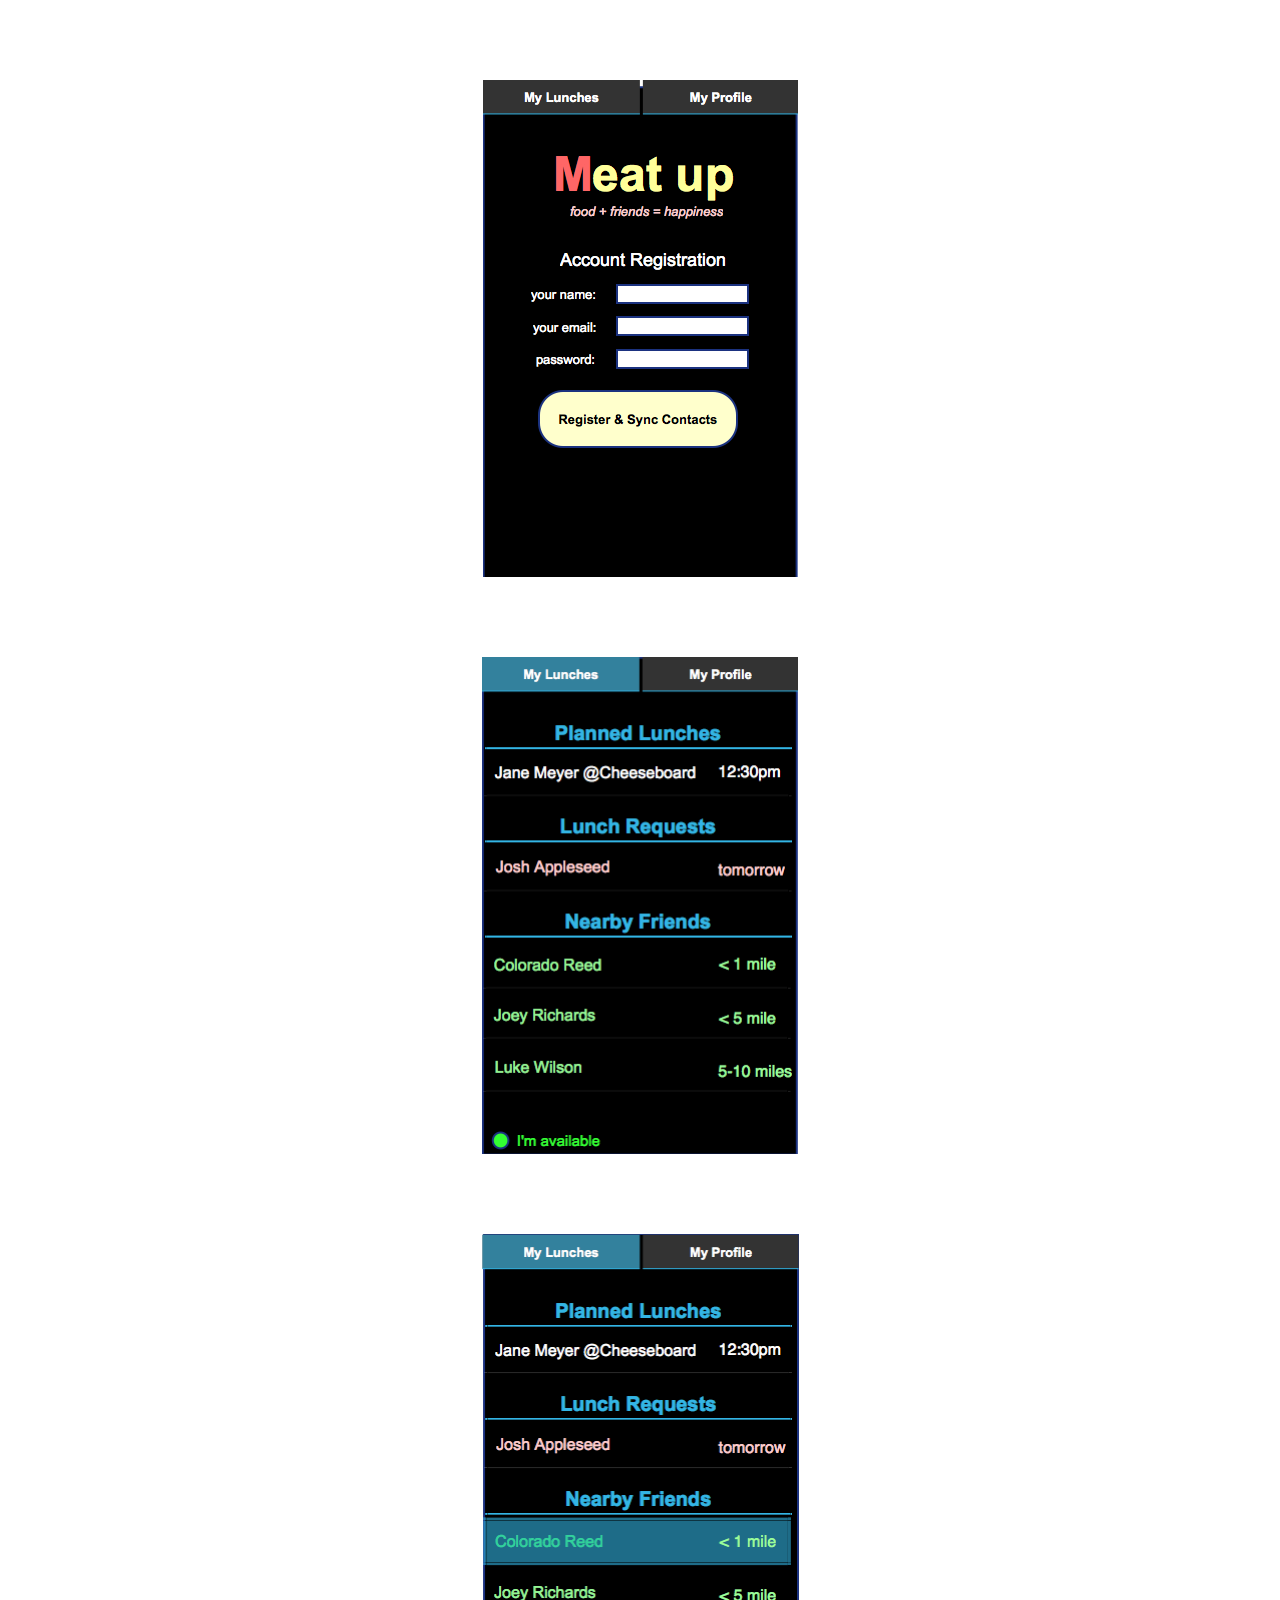
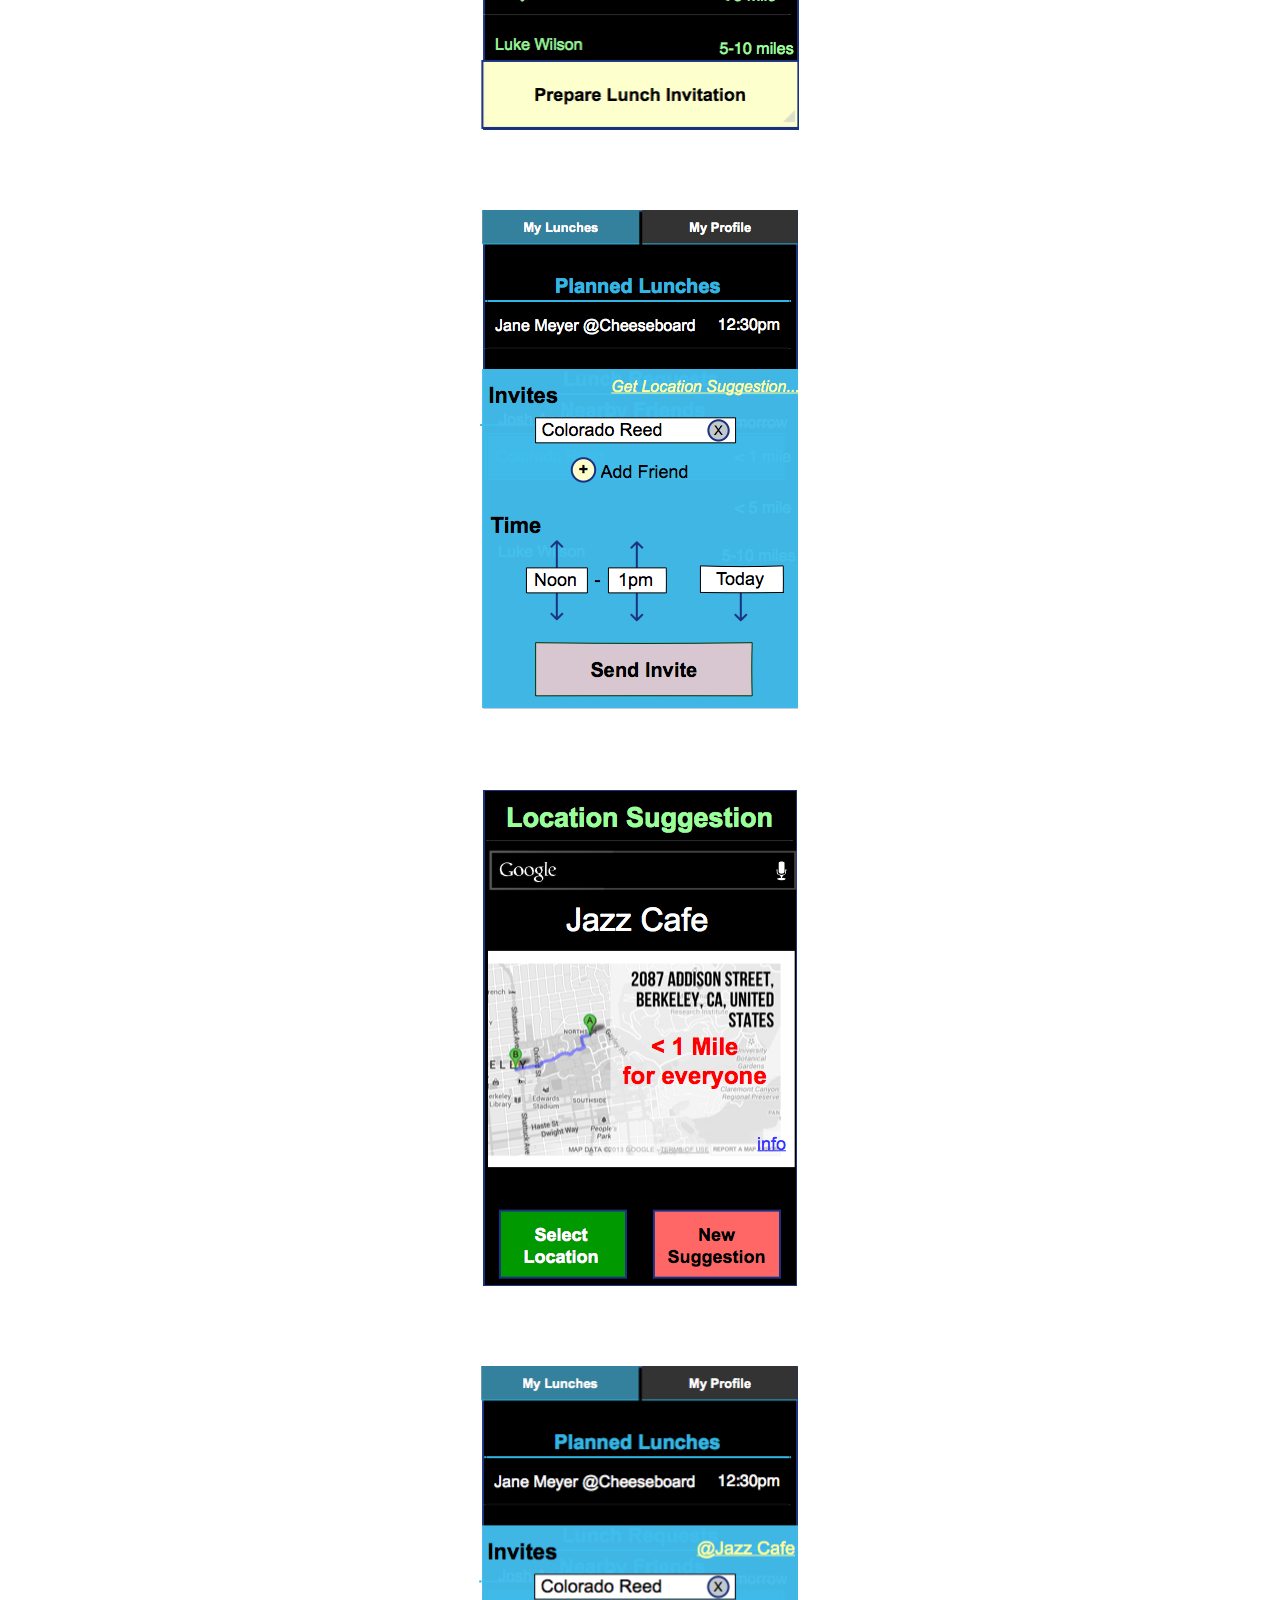
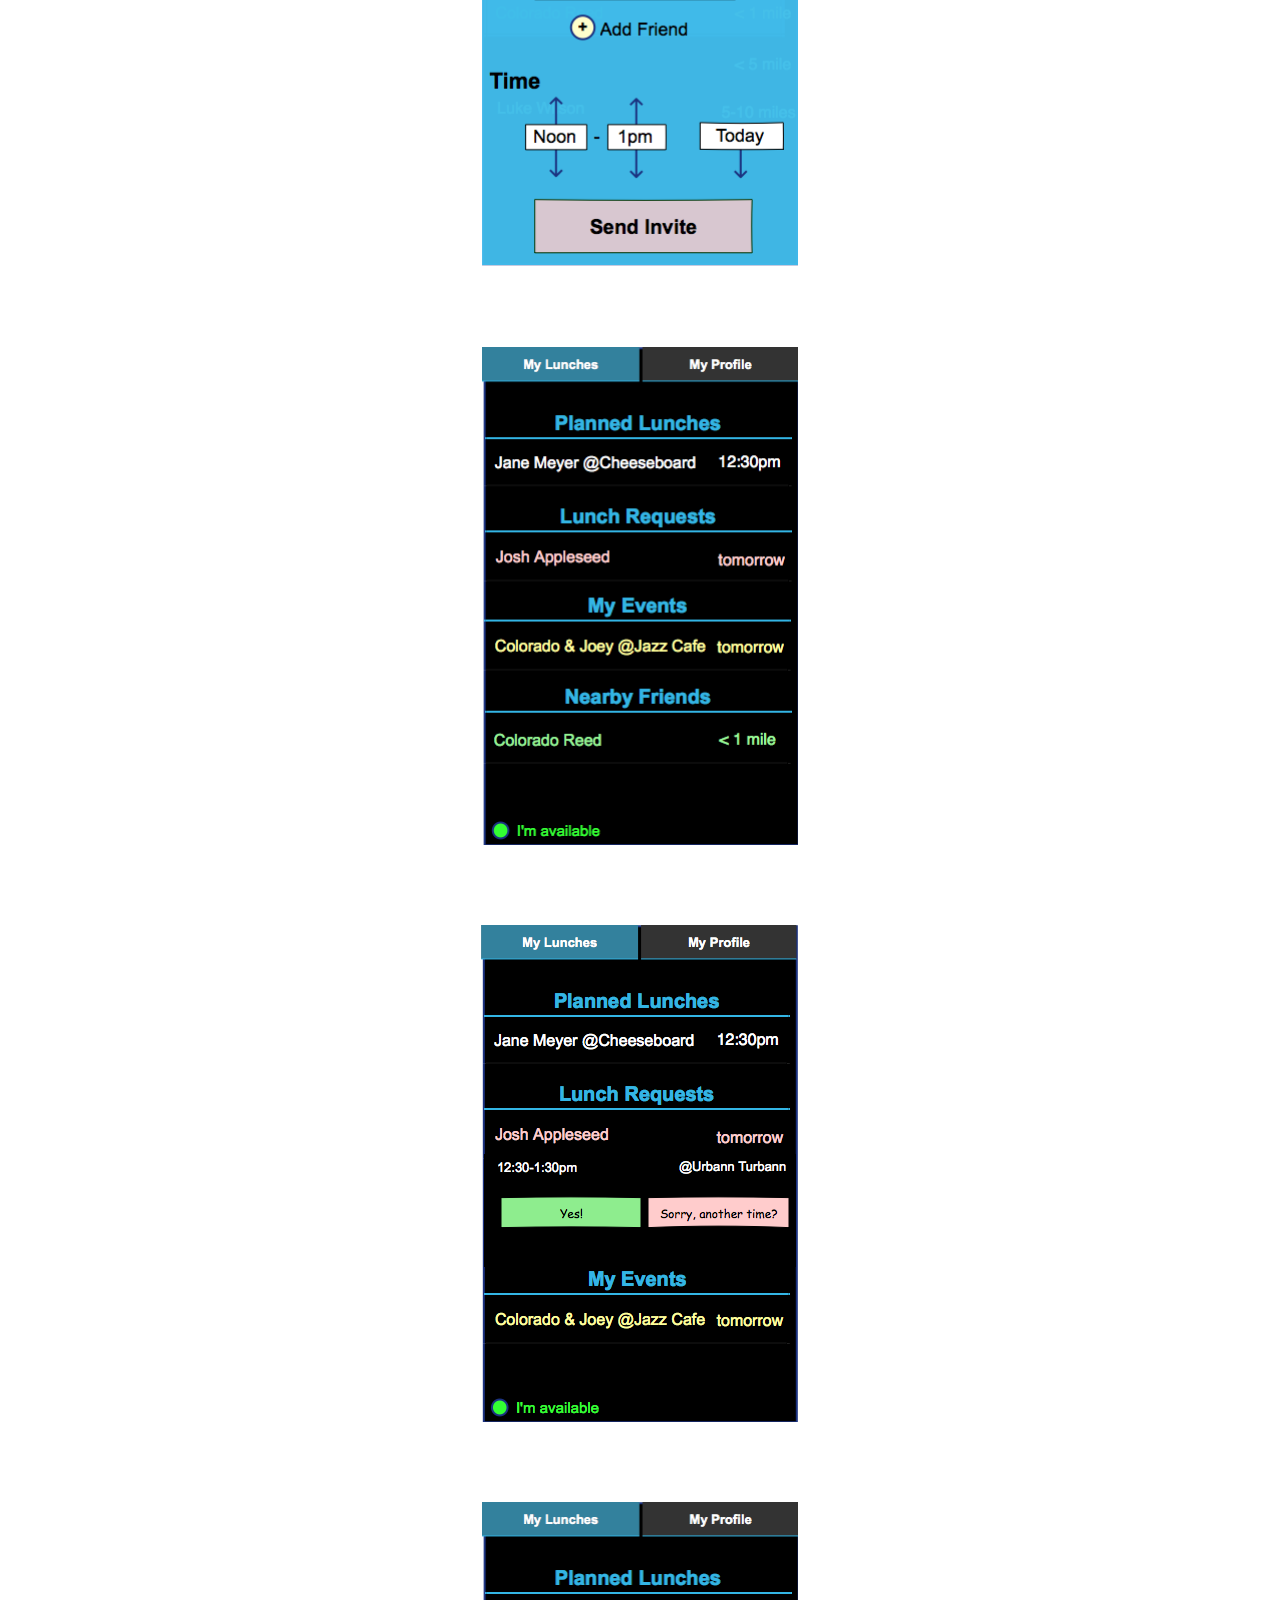
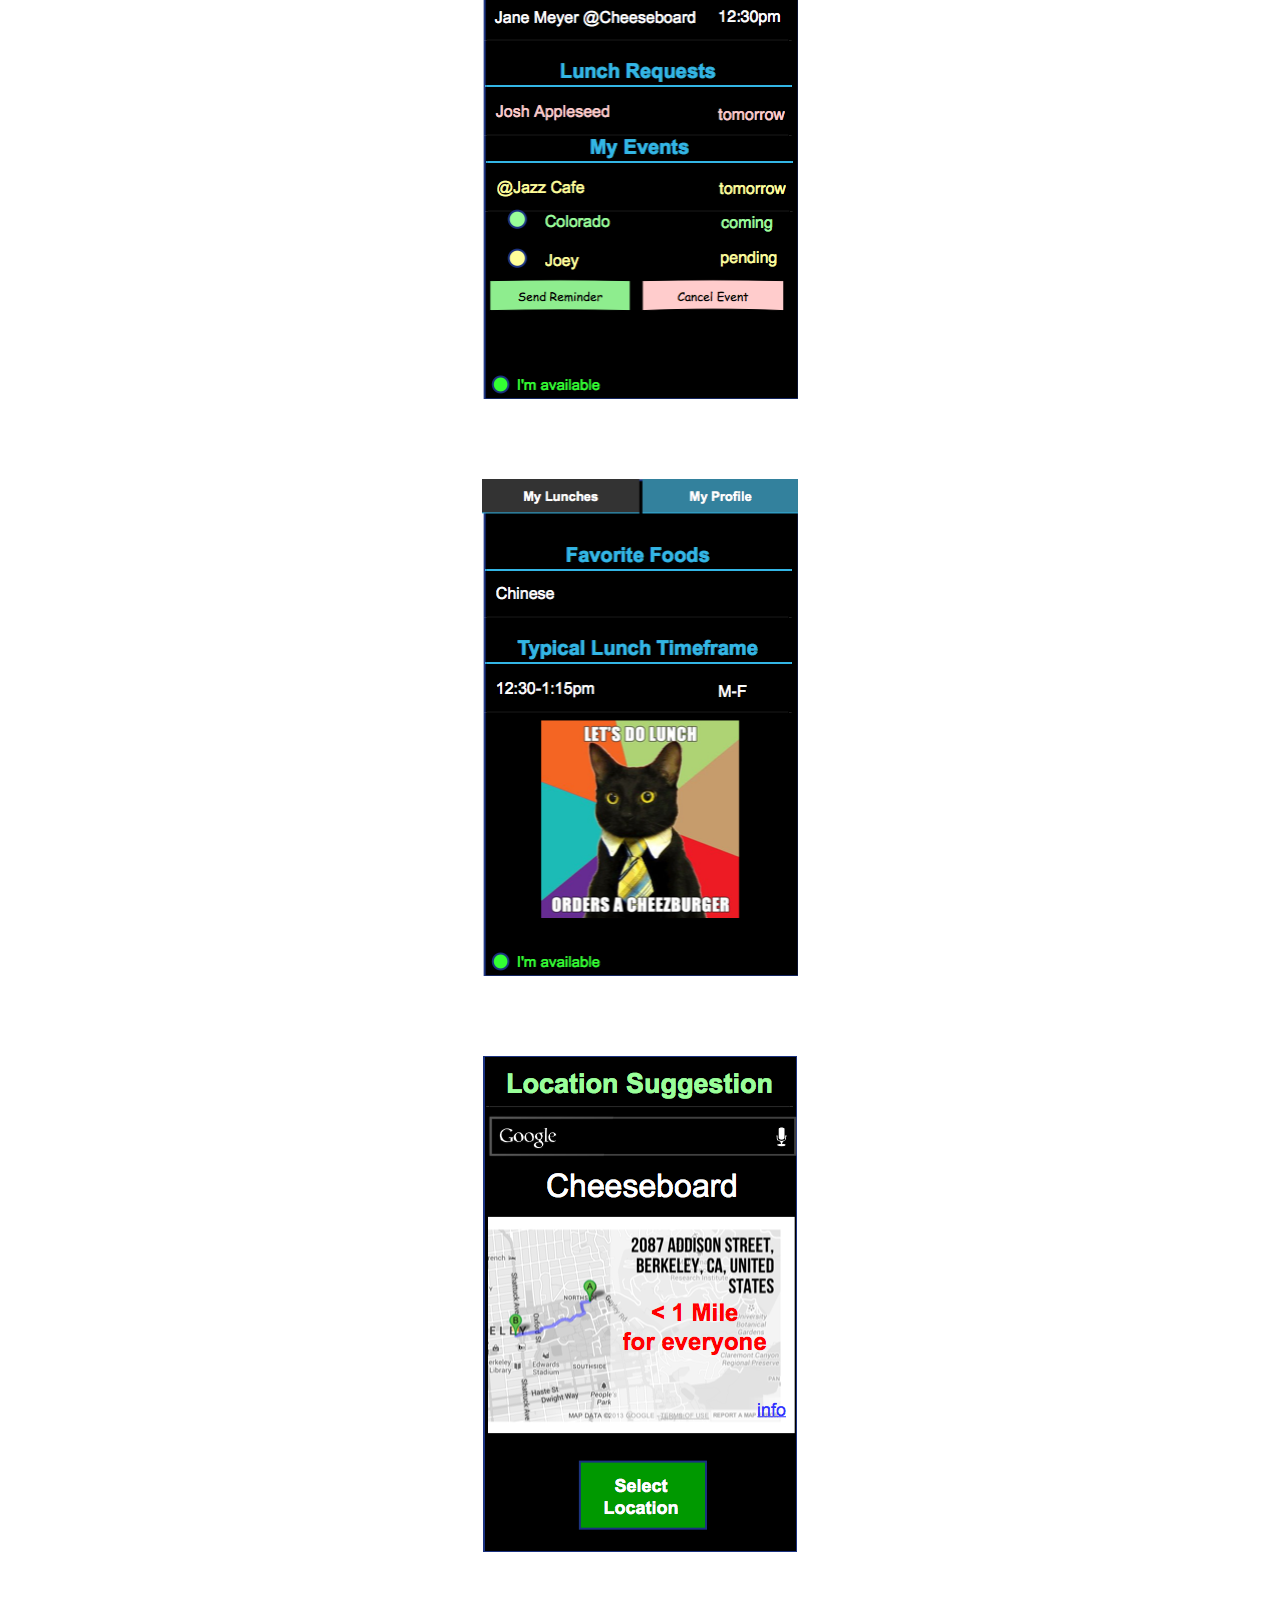
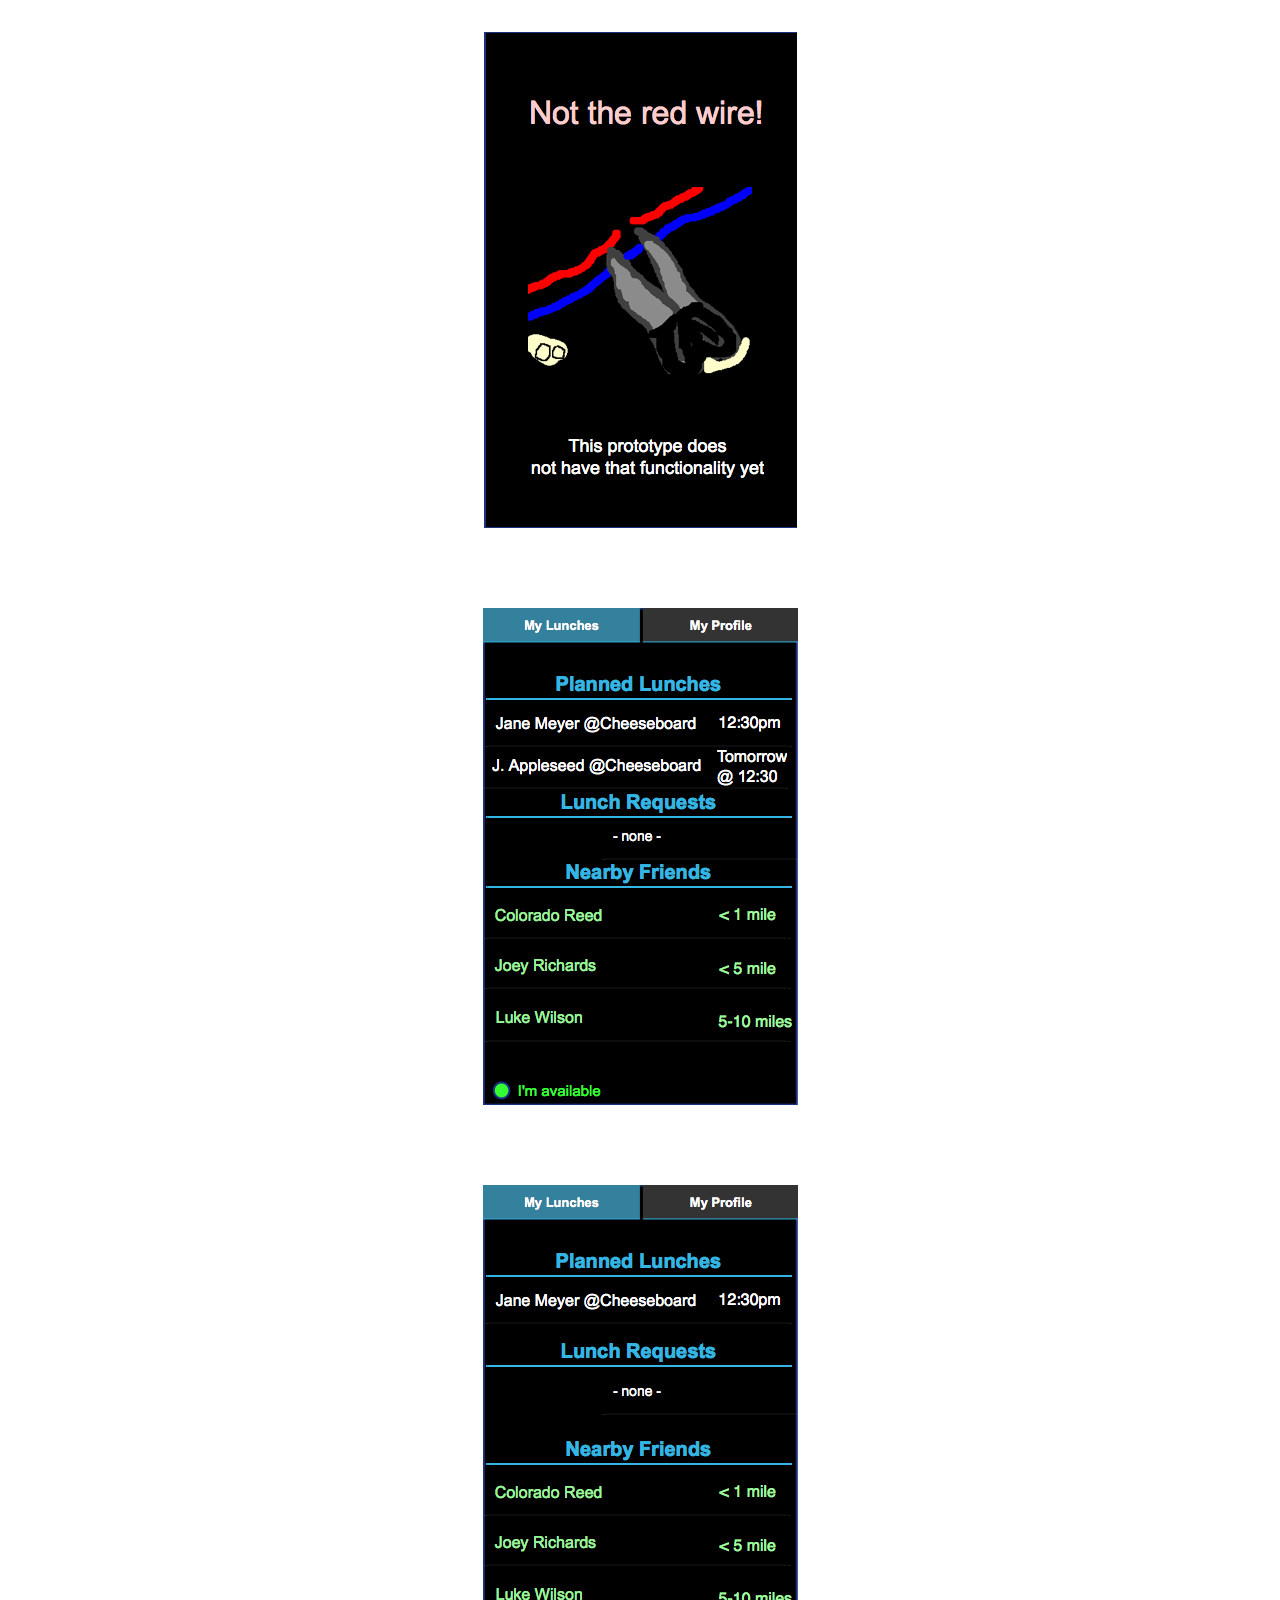
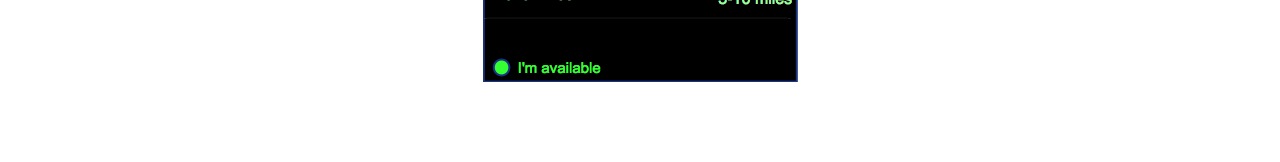
<file: CS160-Prototype/index.html>
<html xmlns="http://www.w3.org/1999/xhtml">
  <head>
    <meta http-equiv="Content-Type" content="text/html; charset=UTF-8" />
    <link rel="stylesheet" href="Resources/SampleStyle.css">
    <title>
      Meat Up
    </title>
  </head>
  <body>

    <div class="Page" id="initialpage_page">
      <div class="ImageContainer">
        <img width="315" height="497" src="pages/initialpage.png" usemap="#map_initialpage" />
      </div>
      <map name="map_initialpage">
        <area shape="rect" coords="55,310,255,368" href="#main_view_page" title="Go to page 'Main view'" />
        <area shape="rect" coords="155.86666870117188,0,319.1999969482422,37.94999694824219" href="#my_profile_page" title="Go to page 'My Profile'" />
        <area shape="rect" coords="-4,0,160.88333129882812,37.94999694824219" href="#main_view_page" title="Go to page 'Main view'" />
      </map>
    </div>
    
    <div class="Page" id="main_view_page">
      <div class="ImageContainer">
        <img width="315.1875" height="496.625" src="pages/main_view.png" usemap="#map_main_view" />
      </div>
      <map name="map_main_view">
        <area shape="rect" coords="9.75,473.25,118.86666870117188,491.4499969482422" href="#500_page" title="Go to page '500'" />
        <area shape="rect" coords="155.86666870117188,0,319.1999969482422,37.94999694824219" href="#my_profile_page" title="Go to page 'My Profile'" />
        <area shape="rect" coords="1.8000030517578125,185.61666870117188,308.56666564941406,233.63333129882812" href="#click_lunch_requests_item_page" title="Go to page 'Click &quot;Lunch Requests&quot; item'" />
        <area shape="rect" coords="0.8000030517578125,282.6166687011719,307.56666564941406,330.6333312988281" href="#friend_selection_page" title="Go to page 'Friend Selection'" />
      </map>
    </div>
    <div class="Page" id="friend_selection_page">
      <div class="ImageContainer">
        <img width="317.1875" height="496" src="pages/friend_selection.png" usemap="#map_friend_selection" />
      </div>
      <map name="map_friend_selection">
        <area shape="rect" coords="0.366668701171875,425.933349609375,317.3833312988281,494.95001220703125" href="#plan_event_screen_page" title="Go to page 'Plan Event Screen'" />
        <area shape="rect" coords="157.25,0.75,320.56666564941406,38.69999694824219" href="#my_profile_page" title="Go to page 'My Profile'" />
        <area shape="rect" coords="2.1833343505859375,333.3666687011719,308.9499969482422,381.3833312988281" href="#500_page" title="Go to page '500'" />
      </map>
    </div>
    <div class="Page" id="plan_event_screen_page">
      <div class="ImageContainer">
        <img width="322.3125" height="500.8125" src="pages/plan_event_screen.png" usemap="#map_plan_event_screen" />
      </div>
      <map name="map_plan_event_screen">
        <area shape="rect" coords="46.93333435058594,326.25,304.9166717529297,415.25" href="#500_page" title="Go to page '500'" />
        <area shape="rect" coords="91.75,247.18333435058594,209.88333129882812,272.81666564941406" href="#500_page" title="Go to page '500'" />
        <area shape="rect" coords="56.116668701171875,432.183349609375,273.6999969482422,486.3333435058594" href="#post_send_invite_page" title="Go to page 'Post Send Invite'" />
        <area shape="rect" coords="132.11666870117188,166.5,321.1333312988281,186.5" href="#click_suggest_a_location_page" title="Go to page 'Click &quot;Suggest a Location&quot;'" />
        <area shape="rect" coords="228.36666870117188,209.25,250.6999969482422,231.56666564941406" href="#500_page" title="Go to page '500'" />
        <area shape="rect" coords="159.25,0,322.56666564941406,37.94999694824219" href="#my_profile_page" title="Go to page 'My Profile'" />
      </map>
    </div>
    <div class="Page" id="click_suggest_a_location_page">
      <div class="ImageContainer">
        <img width="314.375" height="496" src="pages/click_suggest_a_location.png" usemap="#map_click_suggest_a_location" />
      </div>
      <map name="map_click_suggest_a_location">
        <area shape="rect" coords="184.75,434.1166687011719,282.75,477.1333312988281" href="#click_suggest_a_location_2_page" title="Go to page 'Click &quot;Suggest a Location&quot; 2'" />
        <area shape="rect" coords="274.433349609375,342.25,303.45001220703125,364.25" href="#500_page" title="Go to page '500'" />
        <area shape="rect" coords="15.866668701171875,419.6166687011719,144.01666259765625,488.6999969482422" href="#post_location_selection_screen_page" title="Go to page 'Post Location Selection Screen'" />
        <area shape="rect" coords="4.866668701171875,58.75,313.8833312988281,100.75" href="#500_page" title="Go to page '500'" />
      </map>
    </div>
    <div class="Page" id="post_location_selection_screen_page">
      <div class="ImageContainer">
        <img width="321.3125" height="500.8125" src="pages/post_location_selection_screen.png" usemap="#map_post_location_selection_screen" />
      </div>
      <map name="map_post_location_selection_screen">
        <area shape="rect" coords="55.116668701171875,432.183349609375,272.6999969482422,486.3333435058594" href="#post_send_invite_page" title="Go to page 'Post Send Invite'" />
        <area shape="rect" coords="219.93333435058594,355.3666687011719,303.9166717529297,383.28334045410156" href="#500_page" title="Go to page '500'" />
        <area shape="rect" coords="249.8000030517578,363.1499938964844,271.81666564941406,415.25" href="#500_page" title="Go to page '500'" />
        <area shape="rect" coords="127.93333435058594,357.3666687011719,186.9166717529297,383.3833312988281" href="#500_page" title="Go to page '500'" />
        <area shape="rect" coords="145.8000030517578,327.25,167.81666564941406,415.25" href="#500_page" title="Go to page '500'" />
        <area shape="rect" coords="45.93333435058594,357.3666687011719,107.94999694824219,383.3833312988281" href="#500_page" title="Go to page '500'" />
        <area shape="rect" coords="65.80000305175781,326.25,87.81666564941406,414.25" href="#500_page" title="Go to page '500'" />
        <area shape="rect" coords="120.86666870117188,251.8000030517578,208.88333129882812,273.81666564941406" href="#500_page" title="Go to page '500'" />
        <area shape="rect" coords="90.75,248.18333435058594,116.19999694824219,273.6499938964844" href="#500_page" title="Go to page '500'" />
        <area shape="rect" coords="227.36666870117188,209.25,249.6999969482422,231.56666564941406" href="#500_page" title="Go to page '500'" />
      </map>
    </div>
    <div class="Page" id="post_send_invite_page">
      <div class="ImageContainer">
        <img width="315.1875" height="497.25" src="pages/post_send_invite.png" usemap="#map_post_send_invite" />
      </div>
      <map name="map_post_send_invite">
        <area shape="rect" coords="0.8000030517578125,274.6166687011719,307.56666564941406,322.6333312988281" href="#click_my_events_item_page" title="Go to page 'Click &quot;My Events&quot; item'" />
        <area shape="rect" coords="155.86666870117188,0,319.1999969482422,37.94999694824219" href="#my_profile_page" title="Go to page 'My Profile'" />
        <area shape="rect" coords="1.8000030517578125,185.61666870117188,308.56666564941406,233.63333129882812" href="#click_lunch_requests_item_page" title="Go to page 'Click &quot;Lunch Requests&quot; item'">
      </map>
    </div>
    <div class="Page" id="click_lunch_requests_item_page">
      <div class="ImageContainer">
        <img width="318" height="497.25" src="pages/click_lunch_requests_item.png" usemap="#map_click_lunch_requests_item" />
      </div>
      <map name="map_click_lunch_requests_item">
        <area shape="rect" coords="19.5,271.3666687011719,160.5,303.1333312988281" href="#accepted_lunch_request_page" title="Go to page 'accepted lunch request'" />
        <area shape="rect" coords="166.5,271.3666687011719,308.5,303.1333312988281" href="#denied_lunch_request_page" title="Go to page 'denied lunch request'" />
        <area shape="rect" coords="156.0500030517578,0,319.3833312988281,37.94999694824219" href="#my_profile_page" title="Go to page 'My Profile'" />
      </map>
    </div>
    <div class="Page" id="click_my_events_item_page">
      <div class="ImageContainer">
        <img width="315.1875" height="497.25" src="pages/click_my_events_item.png" usemap="#map_click_my_events_item" />
      </div>
      <map name="map_click_my_events_item">
        <area shape="rect" coords="7.3000030517578125,377.3666687011719,148.31666564941406,409.1333312988281" href="#post_send_invite_page" title="Go to page 'Post Send Invite'" />
        <area shape="rect" coords="159.3000030517578,377.3666687011719,301.31666564941406,409.1333312988281" href="#main_view_page" title="Go to page 'Main view'" />
        <area shape="rect" coords="155.86666870117188,0,319.1999969482422,37.94999694824219" href="#my_profile_page" title="Go to page 'My Profile'" />
        <area shape="rect" coords="1.8000030517578125,185.61666870117188,308.56666564941406,233.63333129882812" href="#click_lunch_requests_item_page" title="Go to page 'Click &quot;Lunch Requests&quot; item'" />
      </map>
    </div>
    <div class="Page" id="my_profile_page">
      <div class="ImageContainer">
        <img width="315.1875" height="497.25" src="pages/my_profile.png" usemap="#map_my_profile" />
      </div>
      <map name="map_my_profile">
      </map>
    </div>
    <div class="Page" id="click_suggest_a_location_2_page">
      <div class="ImageContainer">
        <img width="314" height="496" src="pages/click_suggest_a_location_2.png" usemap="#map_click_suggest_a_location_2" />
      </div>
      <map name="map_click_suggest_a_location_2">
        <area shape="rect" coords="274.433349609375,342.25,303.45001220703125,364.25" href="#500_page" title="Go to page '500'" />
        <area shape="rect" coords="95.86666870117188,404.6166687011719,224.01666259765625,473.6999969482422" href="#post_location_selection_screen_page" title="Go to page 'Post Location Selection Screen'" />
      </map>
    </div>
    <div class="Page" id="500_page">
      <div class="ImageContainer">
        <img width="314" height="496" src="pages/500.png" usemap="#map_500" />
      </div>
      <map name="map_500">
      </map>
    </div>
    <div class="Page" id="accepted_lunch_request_page">
      <div class="ImageContainer">
        <img width="315" height="497" src="pages/accepted_lunch_request.png" usemap="#map_accepted_lunch_request" />
      </div>
      <map name="map_accepted_lunch_request">
        <area shape="rect" coords="9.75,473.25,118.86666870117188,491.4499969482422" href="#500_page" title="Go to page '500'" />
        <area shape="rect" coords="155.86666870117188,0,319.1999969482422,37.94999694824219" href="#my_profile_page" title="Go to page 'My Profile'" />
        <area shape="rect" coords="0.8000030517578125,282.6166687011719,307.56666564941406,330.6333312988281" href="#friend_selection_page" title="Go to page 'Friend Selection'" />
      </map>
    </div>
    <div class="Page" id="denied_lunch_request_page">
      <div class="ImageContainer">
        <img width="315" height="497" src="pages/denied_lunch_request.png" usemap="#map_denied_lunch_request" />
      </div>
      <map name="map_denied_lunch_request">
        <area shape="rect" coords="9.75,473.25,118.86666870117188,491.4499969482422" href="#500_page" title="Go to page '500'" />
        <area shape="rect" coords="155.86666870117188,0,319.1999969482422,37.94999694824219" href="#my_profile_page" title="Go to page 'My Profile'" />
        <area shape="rect" coords="0.8000030517578125,282.6166687011719,307.56666564941406,330.6333312988281" href="#friend_selection_page" title="Go to page 'Friend Selection'" />
      </map>
    </div>
  </body>
</html>
</file>
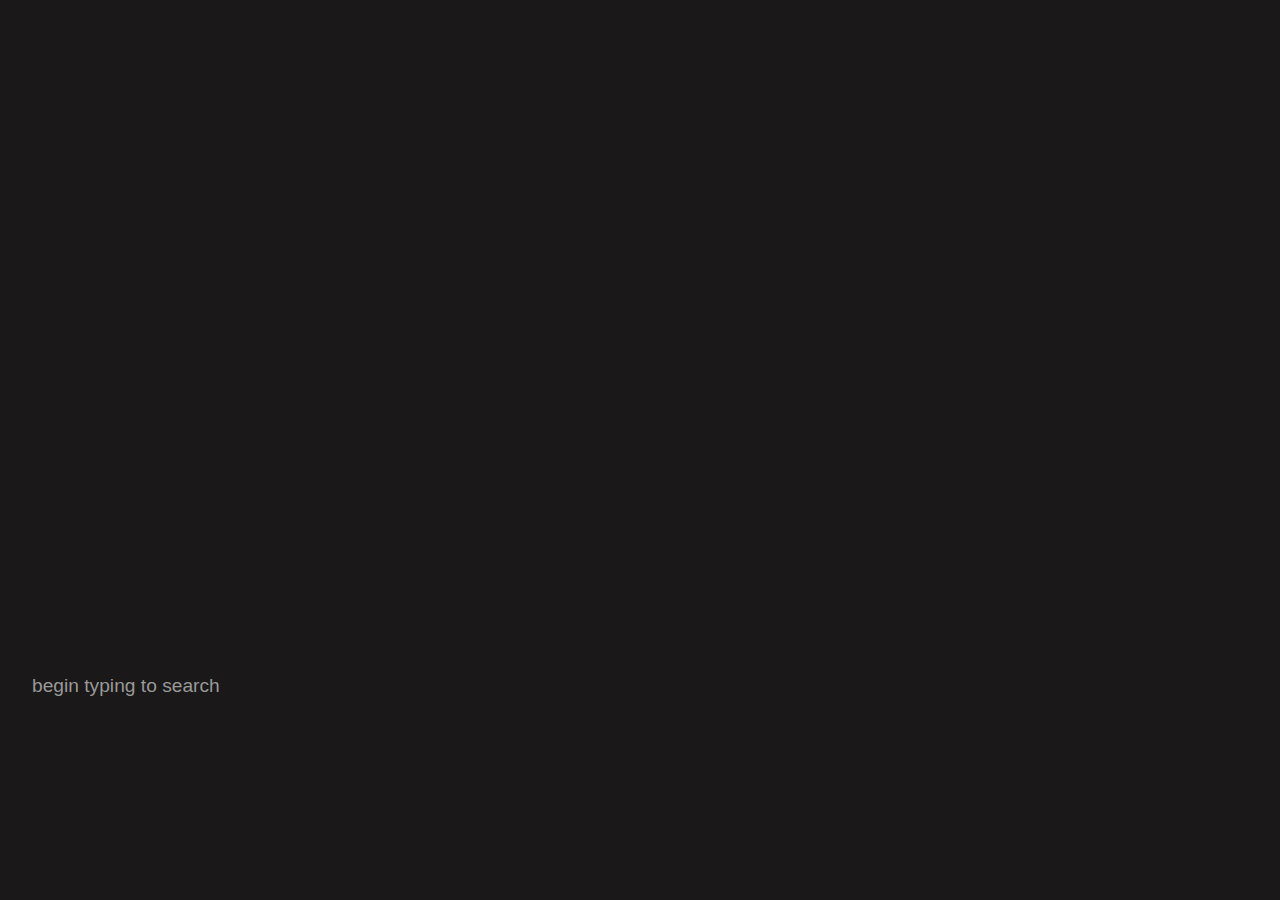
<file: vis-assign3/index.html>
<!DOCTYPE HTML>
<html>
  <head>
    <meta charset="utf-8">

    <title>D3 Example</title>

    <!--[if lt IE 9]>
	<script src="http://html5shiv.googlecode.com/svn/trunk/html5.js"></script>
    <![endif]-->
       <link rel="stylesheet" href="reset.css">
       <link rel="stylesheet" href="style.css">
  </head>

  <body>

    <div id="user-input-box">
      <input type="text" id="user-text" placeholder="begin typing to search">
      <div>
        <ul id="results-list">
        </ul>
      </div>
    </div>

    <script src="//d3js.org/d3.v3.min.js" charset="utf-8"></script>    
    <script src="//d3js.org/d3.geo.tile.v0.min.js"></script>
    <script src="//d3js.org/topojson.v1.min.js"></script>
    <script src="example.js"> </script>
  </body>

</html>
</file>
<file: css/base.css>
/*   
From Colorado Reed

This is uncopyrighted, free, and offered as is.
Use it however you want but don't blame me if it breaks.

This incident will be reported.
*/

body {
  font-family: -apple-system, BlinkMacSystemFont, Helvetica-neue,
               Helvetica, Arial, sans-serif, "Apple Color Emoji", "Segoe UI Emoji",
               "Segoe UI Symbol";
  font-size: 1.1rem;
  line-height: 1.5em;
  color: #353033;
  background: #fff;
  max-width: 38rem;
  padding: 0 2rem;
  margin: auto;
}

h1 {
  font-size: 1.6em;
  color:#333;
  line-height: 1.5em;
  font-weight:normal;
  margin-top: 0;
}

.site {
  display: flex;
  min-height: 100vh;
  flex-direction: column;
}

.site-content {
  flex: 1;
  padding-top: 2rem;
}

.list-header h3,
.list-header time { 
  display: inline;
}

p {
  line-height: 1.4em;
}

ul {
  list-style: none;
  margin: 0;
}

a {
  color: #353033;
  text-decoration-color: #3f5843;
  text-decoration-style: solid;
  text-decoration-thickness: .125em;
  text-underline-offset: 1.5px;
}
a:hover {
  color: #999;
}
</file>
<file: css/index.css>
/*   
From Colorado Reed

This is uncopyrighted, free, and offered as is.
Use it however you want but don't blame me if it breaks.

This incident will be reported.
*/

@-webkit-keyframes name {
  0% {background-color:black;}
  100% {background-color:white;}
}

body {
  font-size: 1rem;
  max-width: 42rem;
  text-align: justify;
  -webkit-animation:name 0.5s;
}

footer svg {
  height: 16vw;
  width: 100%;
  opacity: 0.15;
}

.nav-list {
  padding: 0;
  text-align: center;
  margin-top: 1rem;
}

.profile-img {
  margin: auto;
  border: 1px solid #999;
  border-radius: 50%;
  height: 15rem;
  width: 15rem;
  background: url(../static/img/headshot.jpeg);
  background-size: cover;
}
.profile-img:hover {
  background: url(../static/img/headshot-w-pretzel.jpeg);
  background-size: cover;
  background-repeat: no-repeat;
}


.profile-text {
  margin-top: 2rem;
}
.profile-text ul {
  padding-left: 0.3rem;
  margin-top: 1rem;
}

.question {
  font-weight: bold;
  margin: 0;
  margin-top: 1rem;
}

.answer {
  margin-top: 0;

}

.section {
  margin-top: 3rem;
}

.social-links{
  text-align: center;
  margin-top: 0.5rem;
}
.social-links a {
  text-decoration: none;
  opacity: 0.7;
  display: inline-block;
}
.social-links a+a {
  margin-left: 0.5rem;
}
.social-links a:hover {
  text-decoration: none;
  opacity: 1.0;
}
.social-links svg {
  display: inline-block;
  height: 2rem;
  width: 2rem;
}

ul {
  padding: 0;
}
.publications li {
    margin-bottom: 3rem;
}
.publications h3 {
  text-align: center;
  margin: 2rem 0;
  /* font-style: italic; */
  border: 1px solid rgba(0,0,0,0.1);
  padding: 0.1rem 0;
  background: rgba(0,0,0,0.6);
  color: white;  
}

.title {
  font-weight: bolder;
}
.tldr{
  font-style: italic;
  color: gray;
  font-size: 0.9rem;
  margin-top:0.3rem;
  line-height: 1.1rem;
}

.awards ul, .advisees ul {
  padding-left: 1rem;
  list-style-type:square;
}

.email-bit {
  line-height: 1rem;
  font-family: mono;
  text-align: center;
  font-size: 0.7rem;
  color: rgba(0,0,0,0.2);
}

.email-bit span::selection {
    background: black;
    color: #33FF33;
}

.waviy {
  display: block;
  cursor: pointer;
  margin: auto;
  text-align: center;
  font-size: .8em;
  margin-top: -10px;
  font-style: italic;  
}
.waviy span {
  position: relative;
  display: inline-block;
  animation: flip 5s infinite;
  animation-delay: calc(.1s * var(--i));
  margin-left: -0.15rem;
}
@keyframes flip {
  0%,80% {
    transform: rotateY(360deg) 
  }
}

.waviy:hover {
  background: #ebebeb;
}

:checked + #tell-me-more {
  display: none;  
}

:checked ~ .more-bio {
  display: block;
}

.more-bio {
  display: none;
}

.pub-wrap {
  display: flex;
}

.pub-img, .pub-img img {
  max-width: 170px;
  width: 30vw;
  border-radius: 5px;
}

.pub {
  line-height: 1.2rem;
  margin-left: 2rem;
  margin-top: -6px;
}
.pub div {
  margin-bottom: 0.5rem;

}

.call-for-job {
  margin-top: 2rem;
  text-align: center;
  padding: 1rem;
  border: 1px dashed #ff7878;
  border-radius: 5px;
  font-style: italic;
}

@media all and (min-width:0px) and (max-width: 568px) {
  /* put your css styles in here */
  footer svg {
    display: none;
  }

  body{
    text-align: left;
    margin-bottom: 3rem;
    padding: 2rem 1rem;
  }

  .pub {
    margin-left: 0.5rem;
  }
}
</file>
<file: CS160-Prototype/Resources/SampleStyle.css>
/*
    place extra stylesheet here
*/
.Page{
    margin: 5em 0;
    text-align: center;
}
</file>
<file: vis-assign3/style.css>
body{
    margin: 0;
    padding: 0;
    height: 100%;
    width: 100%;
    background-color: #1A1818;
    overflow: hidden;
}

#inset{
    z-index: 1;
    position: absolute;
    left: 0;
    top: 0;
    border: 4px solid #00FFFF;
}

#inset rect{
    fill: #1A1818;
}

#user-input-box{
    z-index: 10;
    position: absolute;
    left: 0;
    top: 75%;
    margin: 0 0 2em 2em;
}

#user-input-box input{    
    color: white;
    background-color: inherit;
    border: none;
    padding: 0;
    font-size: 1.2em;
    outline: 1px gray;
    margin: 0;
    width: 12em;
}

#little-blue-box{
    fill: none;
    stroke: #00FFFF;
    stroke-width: 3;
}

.selected{
    background-color: blue;
}

.note{
    font-size: 0.9em;
    font-style: italic;
}

::-webkit-input-placeholder { /* WebKit browsers */
    color:    #999;
}
:-moz-placeholder { /* Mozilla Firefox 4 to 18 */
    color:    #999;
}
::-moz-placeholder { /* Mozilla Firefox 19+ */
    color:    #999;
}
:-ms-input-placeholder { /* Internet Explorer 10+ */
    color:    #999;
}

.hover-summary{
    position: absolute;
    color: white;
    text-align: center;
    overflow: hidden;
    border: 5px solid;
    border-radius: 5px;
    -moz-border-radius: 5px;
    -webkit-border-radius: 5px;
    background-color: #1A1818;
    padding: 0.5em;
    opacity: 0.93;
    box-sizing:border-box;
    -moz-box-sizing: border-box;
    -webkit-box-sizing: border-box;
    z-index: 50;
}

.hover-summary ul{
    margin-top: 0.2em;
    text-align: left;
    margin-left: 1.8em;
    list-style: circle;
}

.hover-summary li{
    line-height: 1.2em;
    font-size: 0.9em;
}

li.minor{
    color: #F3C5AF;
}

li.major{
    color: #F39455;
}

.hover-summary h1{
    font-size: 1em;
}

.hover-summary h3{
    font-size: 0.8em;
    color: gray;
    margin: 0.1em 0 0 0;
    font-style: italic;
}

#results-list{
    list-style: none;
    margin-top: 0.3em;
    height: 6em;
}

#results-list li{
    color: rgb(207, 218, 214);
    line-height: 1.3em;
}
 
/*.major_road, .minor_road, .rail, .highway { stroke: #503643;}*/
.highway, .major_road { stroke-width: 1.5px; }

svg path{
    fill: none;
    stroke: #444343;
    stroke-linejoin: round;
    stroke-linecap: round;
}

.absent-data{
    fill: rgb(116, 116, 116);
    border-color: rgb(116, 116, 116);
    color:  rgb(116, 116, 116);
}

.clean{
    fill: rgb(26, 150, 65);
    border-color: rgb(26, 150, 65);
    color:  rgb(26, 150, 65);
}

.little-health{
    fill: rgb(166, 217, 106);
    border-color: rgb(166, 217, 106);
    color:  rgb(166, 217, 106);
}

.medium-health{
    fill: rgb(253, 174, 97);
    border-color: rgb(253, 174, 97);
    color:  rgb(253, 174, 97);
}

.severe-health{
    fill: rgb(215, 25, 28);
    border-color: rgb(215, 25, 28);
    color:  rgb(215, 25, 28);
}
</file>
